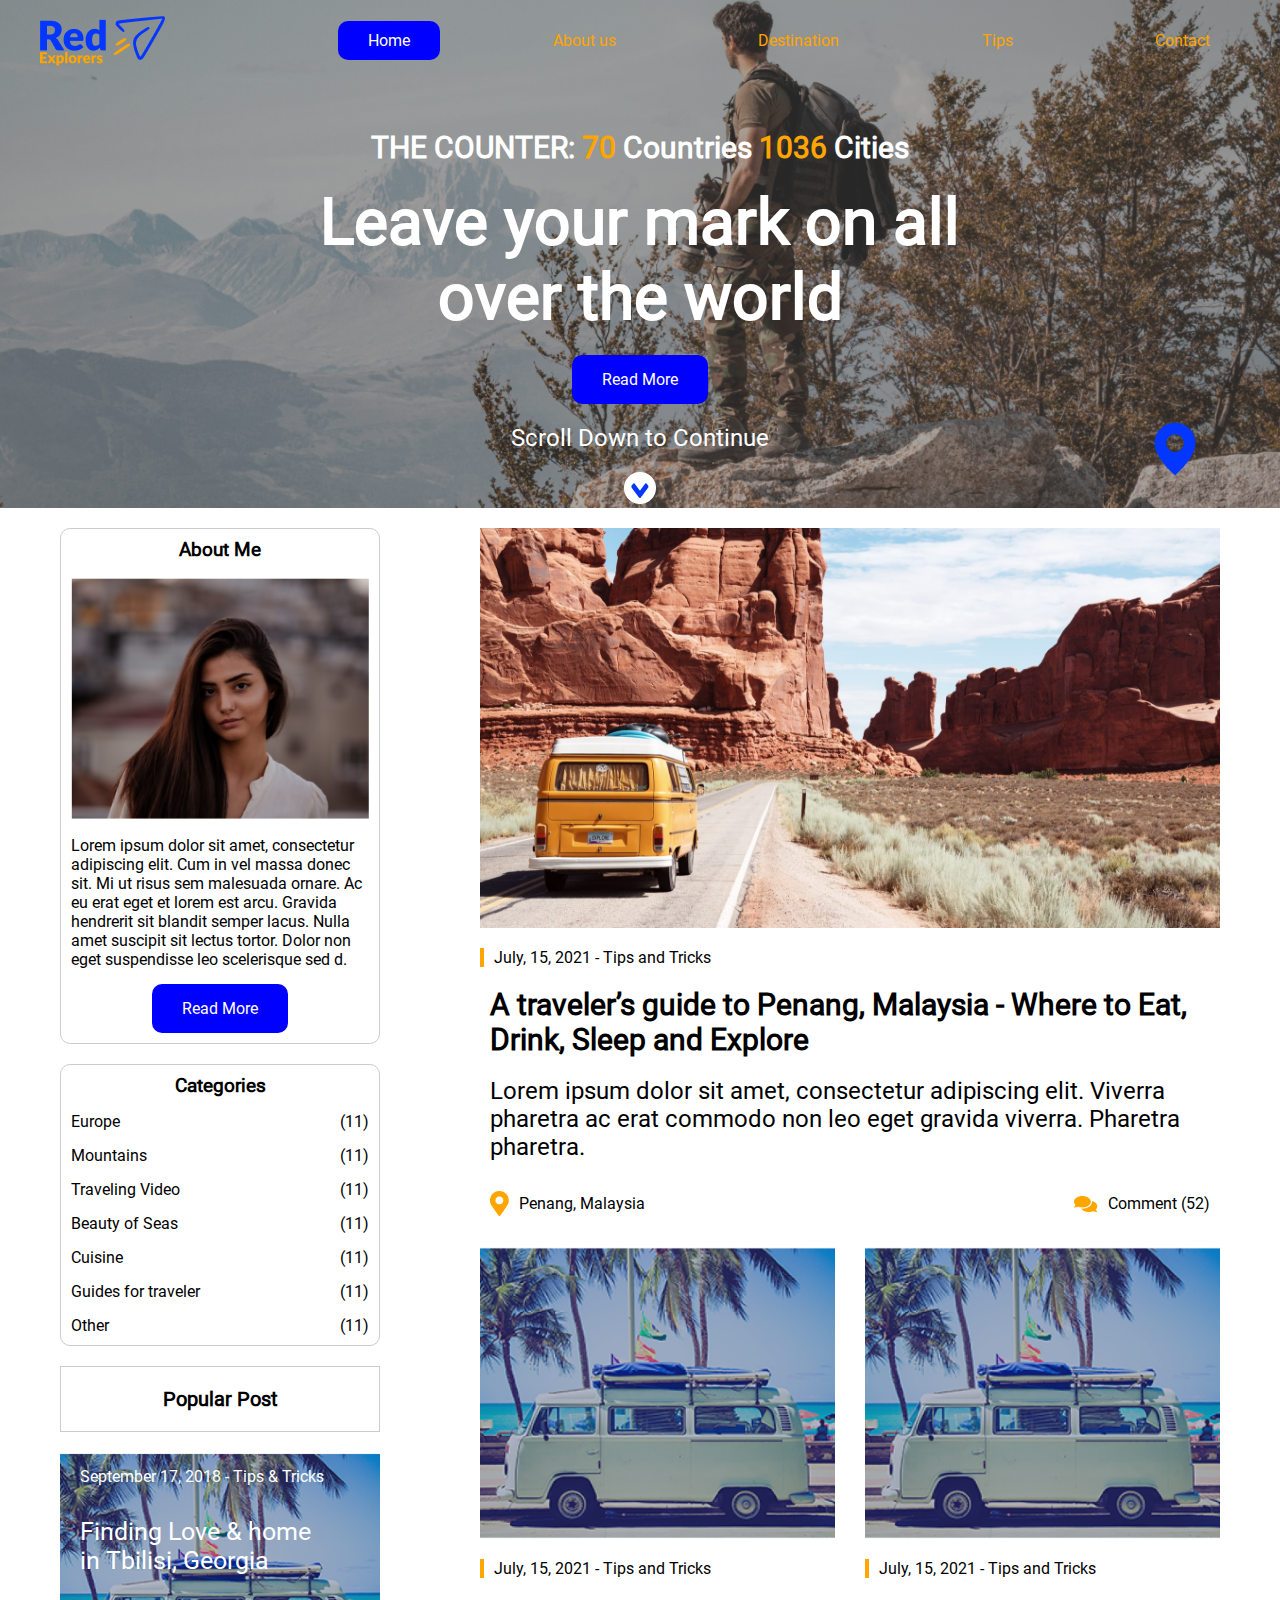
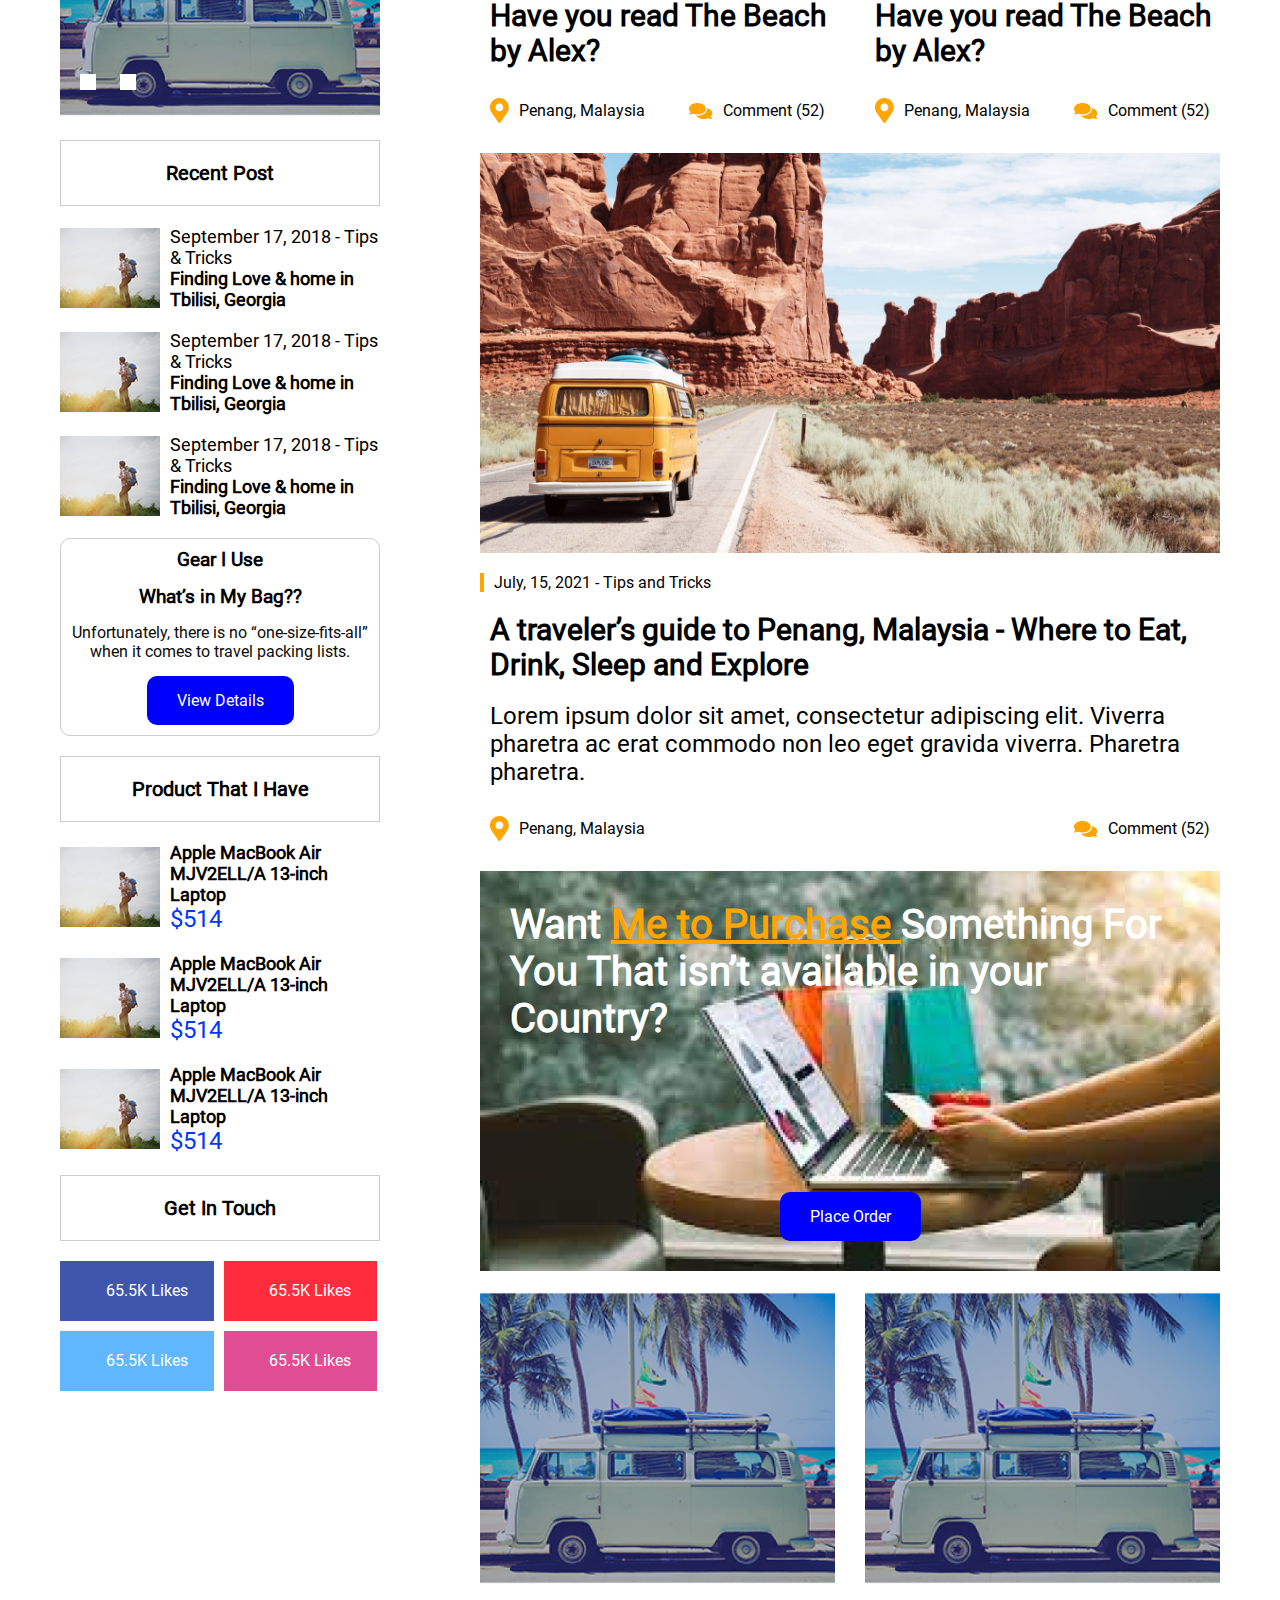
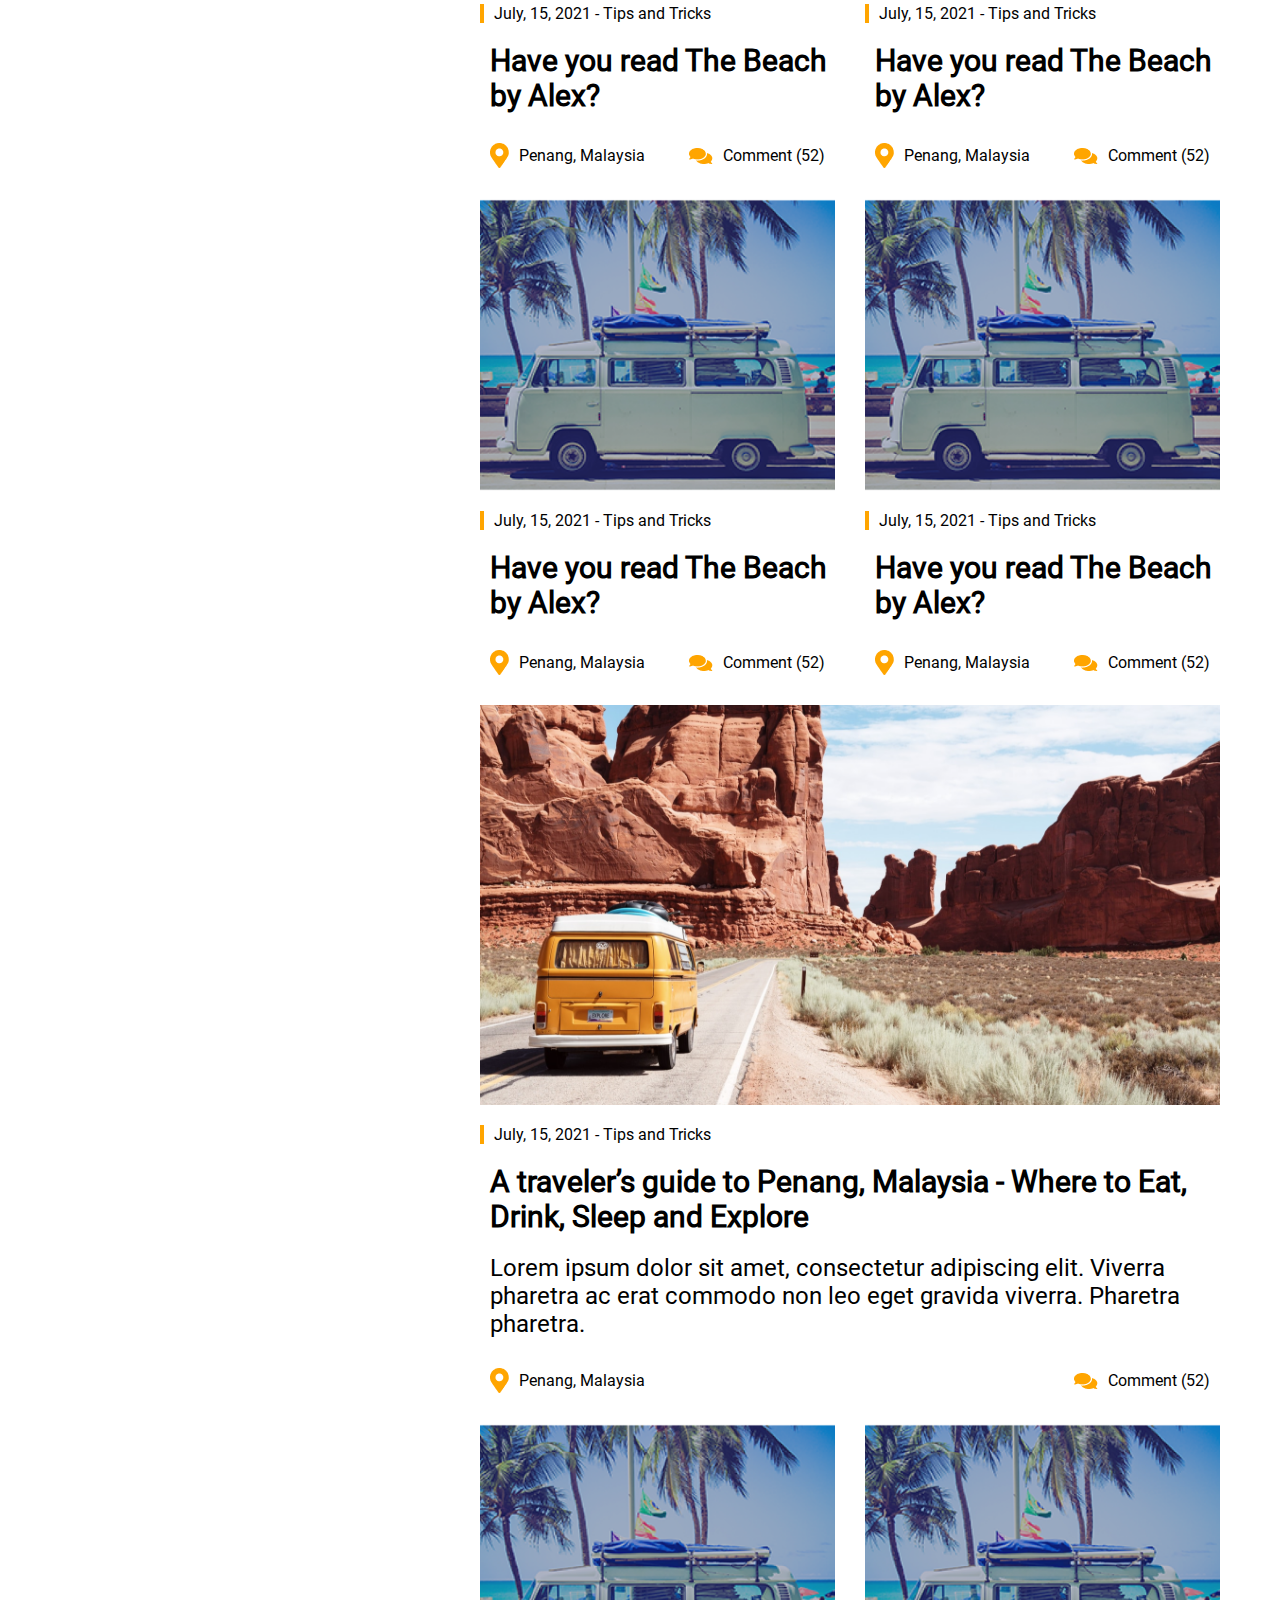
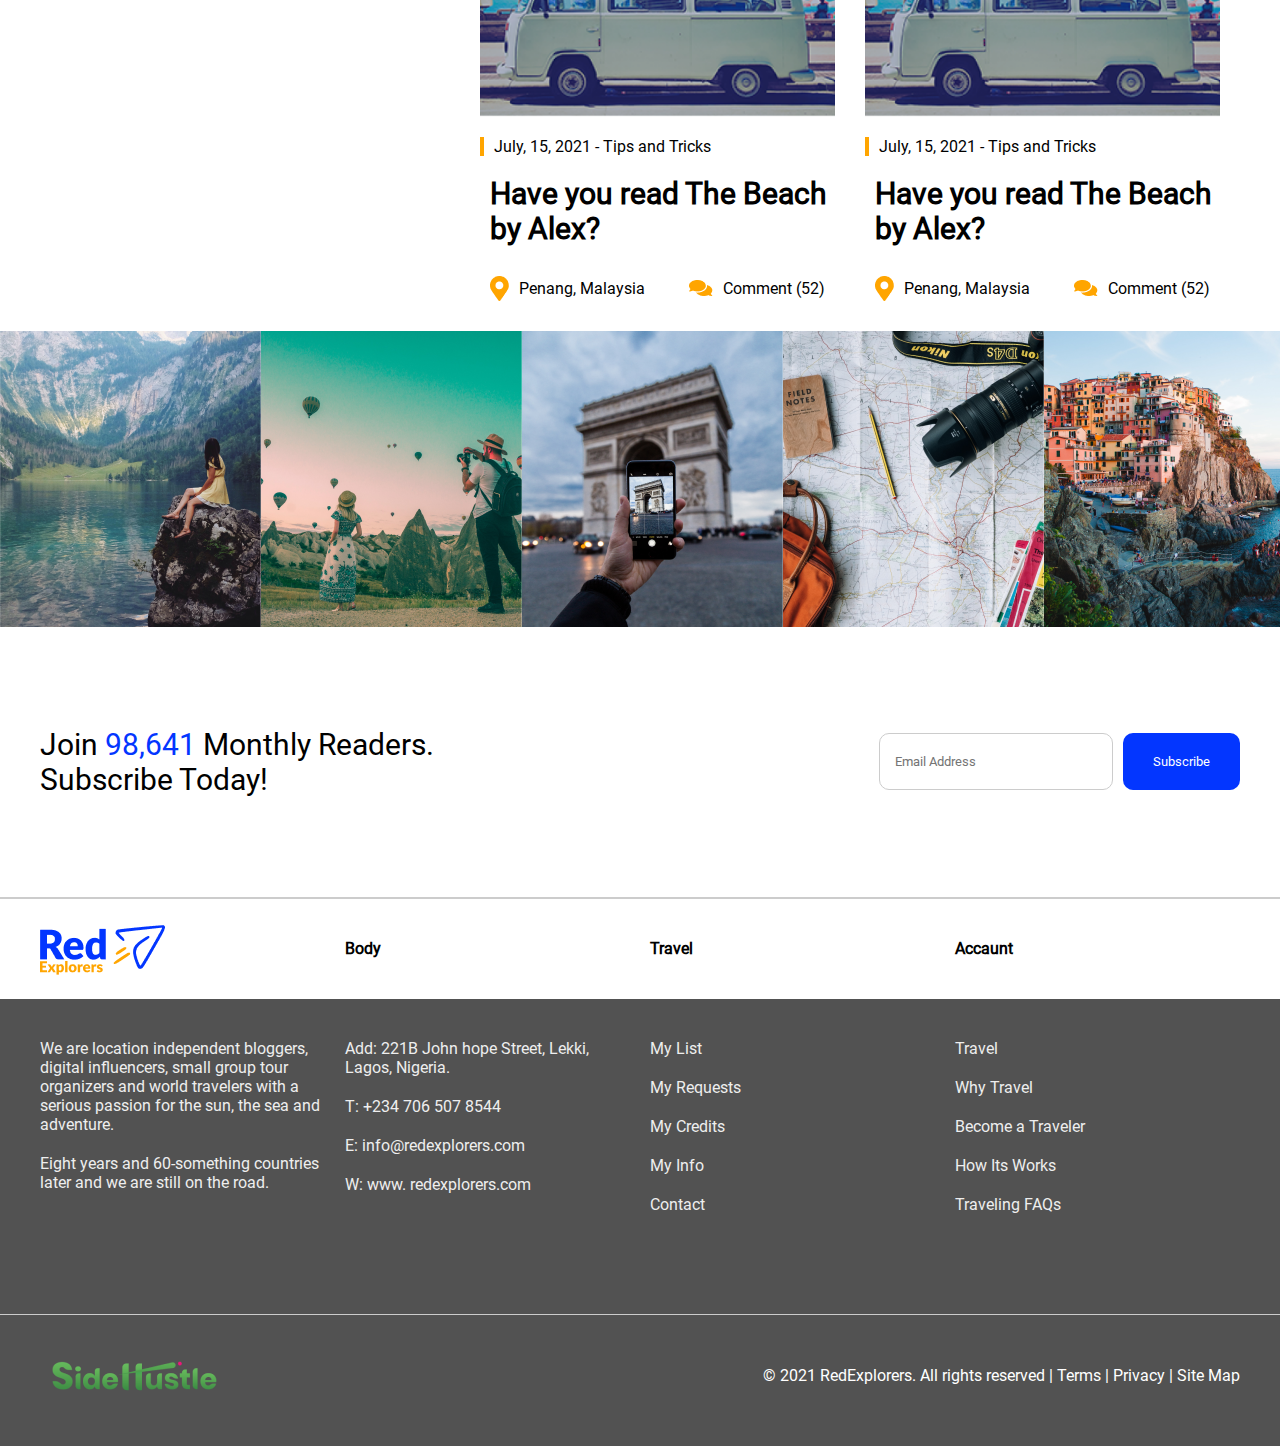
<file: index.html>
<!DOCTYPE html>
<html lang="en">

<head>
    <meta charset="UTF-8">
    <meta name="viewport" content="width=device-width, initial-scale=1.0">
    <title>Travelling Blog</title>
     
    <!-- style.css -->
    <link rel="stylesheet" href="./assets/css/style.css">
    <!-- mediaquery -->
    <link rel="stylesheet" href="./assets/css/mediaquery.css">
    <!-- font-awesome -->
    <link rel="stylesheet" href="https://cdnjs.cloudflare.com/ajax/libs/font-awesome/6.4.2/css/all.min.css"
        integrity="sha512-z3gLpd7yknf1YoNbCzqRKc4qyor8gaKU1qmn+CShxbuBusANI9QpRohGBreCFkKxLhei6S9CQXFEbbKuqLg0DA=="
        crossorigin="anonymous" referrerpolicy="no-referrer" />
</head>

<body>
    <header>
        <div class="container">
            <div class="header-content">
                <div class="header-navigation">
                    <div class="header-logo">
                        <a href="./index.html">
                            <img src="./assets/img/Logo.png" alt="logo">
                        </a>
                    </div>
                    <nav class="header-menu">
                        <ul>
                            <li><a href="./index.html" class="active">Home</a></li>
                            <li><a href="./aboutUs.html">About us</a></li>
                            <li><a href="./destination.html">Destination</a></li>
                            <li><a href="./tips.html">Tips</a></li>
                            <li><a href="./contact.html">Contact</a></li>
                        </ul>
                    </nav>
                    <div class="mobile-menu-icon">
                        <i class="fa-solid fa-bars"></i>
                    </div>
                </div>
                <div class="welcome-text">
                    <h2>THE COUNTER: <span>70</span> Countries <span> 1036</span> Cities </h2>
                    <h1>Leave your mark on all
                        over the world </h1>
                    <a href="#" class="read-more-btn">Read More</a>
                    <p>Scroll Down to Continue</p>
                    <a class="bottom-arrow-btn" href="#footer">
                        <img src="./assets/icons/bottom-arrow.png" alt="icon">
                    </a>
                    <div class="fixed-location-icon">
                        <img src="./assets/icons/location.png" alt="icon">
                    </div>
                </div>
            </div>
        </div>

    </header>
    <div class="container">
        <main>
            <div class="left-section">
                <div class="about-me-card">
                    <h3>About Me</h3>
                    <div class="about-me-card-img">
                        <img src="./assets/img/Rectangle 33.png" alt="img">
                    </div>
                    <p>Lorem ipsum dolor sit amet, consectetur adipiscing elit. Cum in vel massa donec sit. Mi ut risus
                        sem
                        malesuada ornare. Ac eu erat eget et lorem est arcu. Gravida hendrerit sit blandit semper lacus.
                        Nulla amet suscipit sit lectus tortor. Dolor non eget suspendisse leo scelerisque sed d.</p>
                    <a href="#" class="read-more-btn">Read More</a>
                </div>
                <div class="category-card">
                    <h3>Categories</h3>
                    <div class="category-item">
                        <span>Europe</span>
                        <span>(11)</span>
                    </div>
                    <div class="category-item">
                        <span>Mountains</span>
                        <span>(11)</span>
                    </div>
                    <div class="category-item">
                        <span>Traveling Video</span>
                        <span>(11)</span>
                    </div>
                    <div class="category-item">
                        <span>Beauty of Seas</span>
                        <span>(11)</span>
                    </div>
                    <div class="category-item">
                        <span>Cuisine</span>
                        <span>(11)</span>
                    </div>
                    <div class="category-item">
                        <span>Guides for traveler</span>
                        <span>(11)</span>
                    </div>
                    <div class="category-item">
                        <span>Other</span>
                        <span>(11)</span>
                    </div>
                </div>
                <a href="#" class="popular-post">Popular Post</a>
                <div class="tips-carousel">
                    <img src="./assets/img/bus.png" alt="img">
                    <span class="date">September 17, 2018 - Tips & Tricks
                    </span>
                    <span class="title">Finding Love & home in Tbilisi, Georgia</span>
                    <i class="fa-solid fa-angle-left"></i>
                    <i class="fa-solid fa-angle-right"></i>
                </div>
                <a href="#" class="recent-post">Recent Post</a>
                <div class="tips-blog">
                    <div class="tips-blog-item">
                        <img src="./assets/img/card.png" alt="img">
                        <div class="description">
                            <span class="date">
                                September 17, 2018 - Tips & Tricks
                            </span>
                            <span class="title">Finding Love & home in Tbilisi, Georgia</span>
                        </div>
                    </div>
                    <div class="tips-blog-item">
                        <img src="./assets/img/card.png" alt="img">
                        <div class="description">
                            <span class="date">
                                September 17, 2018 - Tips & Tricks
                            </span>
                            <span class="title">Finding Love & home in Tbilisi, Georgia</span>
                        </div>
                    </div>
                    <div class="tips-blog-item">
                        <img src="./assets/img/card.png" alt="img">
                        <div class="description">
                            <span class="date">
                                September 17, 2018 - Tips & Tricks
                            </span>
                            <span class="title">Finding Love & home in Tbilisi, Georgia</span>
                        </div>
                    </div>
                </div>
                <div class="details-card">
                    <h3>Gear I Use</h3>
                    <h3>What’s in My Bag??</h3>
                    <p>Unfortunately, there is no “one-size-fits-all” when it comes to travel packing lists.</p>
                    <a href="#" class="read-more-btn">View Details</a>
                </div>
                <a href="#" class="product-post">Product That I Have</a>
                <div class="tips-blog">
                    <div class="tips-blog-item">
                        <img src="./assets/img/card.png" alt="img">
                        <div class="description">
                            <span class="product-name">
                                Apple MacBook Air MJV2ELL/A 13-inch Laptop
                            </span>
                            <span class="prize">$514</span>
                        </div>
                    </div>
                    <div class="tips-blog-item">
                        <img src="./assets/img/card.png" alt="img">
                        <div class="description">
                            <span class="product-name">
                                Apple MacBook Air MJV2ELL/A 13-inch Laptop
                            </span>
                            <span class="prize">$514</span>
                        </div>
                    </div>
                    <div class="tips-blog-item">
                        <img src="./assets/img/card.png" alt="img">
                        <div class="description">
                            <span class="product-name">
                                Apple MacBook Air MJV2ELL/A 13-inch Laptop
                            </span>
                            <span class="prize">$514</span>
                        </div>
                    </div>
                </div>
                <a href="#" class="touch-post">Get In Touch</a>
                <div class="socials">
                    <a class="social-item fb-item  ">
                        <i class="fa-brands fa-facebook-f"></i>
                        <span>65.5K
                            Likes</span>
                    </a>
                    <a class="social-item ytb-item  ">
                        <i class="fa-brands fa-youtube"></i>
                        <span>65.5K
                            Likes</span>
                    </a>
                    <a class="social-item tw-item  ">
                        <i class="fa-brands fa-twitter"></i>
                        <span>65.5K
                            Likes</span>
                    </a>
                    <a class="social-item insta-item  ">
                        <i class="fa-brands fa-instagram"></i>
                        <span>65.5K
                            Likes</span>
                    </a>
                </div>
            </div>
            <div class="right-section">
                <div class="right-section-blog-card">
                    <img src="./assets/img/Rectangle 180.png" alt="img">
                    <span class="blog-card-date">July, 15, 2021 - Tips and Tricks </span>
                    <h4>A traveler’s guide to Penang, Malaysia - Where to
                        Eat, Drink, Sleep and Explore </h4>
                    <p>Lorem ipsum dolor sit amet, consectetur adipiscing elit. Viverra pharetra ac erat commodo non leo
                        eget gravida viverra. Pharetra pharetra.</p>
                    <div class="blog-card-links-group">
                        <span><img src="./assets/img/location1.png" alt="icon">Penang, Malaysia </span>
                        <span><img src="./assets/img/comment.png" alt="icon">Comment (52)</span>
                    </div>
                </div>
                <div class="right-section-little-blog-parents">
                    <div class="right-section-little-blog">
                        <img src="./assets/img/bus.png" alt="img">
                        <span class="blog-card-date">July, 15, 2021 - Tips and Tricks </span>
                        <h4>Have you read The Beach by Alex?</h4>
                        <div class="blog-card-links-group">
                            <span><img src="./assets/img/location1.png" alt="icon">Penang, Malaysia </span>
                            <span><img src="./assets/img/comment.png" alt="icon">Comment (52)</span>
                        </div>
                    </div>
                    <div class="right-section-little-blog">
                        <img src="./assets/img/bus.png" alt="img">
                        <span class="blog-card-date">July, 15, 2021 - Tips and Tricks </span>
                        <h4>Have you read The Beach by Alex?</h4>
                        <div class="blog-card-links-group">
                            <span><img src="./assets/img/location1.png" alt="icon">Penang, Malaysia </span>
                            <span><img src="./assets/img/comment.png" alt="icon">Comment (52)</span>
                        </div>
                    </div>
                </div>
                <div class="right-section-blog-card">
                    <img src="./assets/img/Rectangle 180.png" alt="img">
                    <span class="blog-card-date">July, 15, 2021 - Tips and Tricks </span>
                    <h4>A traveler’s guide to Penang, Malaysia - Where to
                        Eat, Drink, Sleep and Explore </h4>
                    <p>Lorem ipsum dolor sit amet, consectetur adipiscing elit. Viverra pharetra ac erat commodo non leo
                        eget gravida viverra. Pharetra pharetra.</p>
                    <div class="blog-card-links-group">
                        <span><img src="./assets/img/location1.png" alt="icon">Penang, Malaysia </span>
                        <span><img src="./assets/img/comment.png" alt="icon">Comment (52)</span>
                    </div>
                </div>
                <div class="place-order">
                    <h2>Want <span>Me to Purchase </span> Something For You That isn’t available in your Country?</h2>
                    <a href="#" class="read-more-btn">Place Order</a>
                </div>
                <div class="right-section-little-blog-parents">
                    <div class="right-section-little-blog">
                        <img src="./assets/img/bus.png" alt="img">
                        <span class="blog-card-date">July, 15, 2021 - Tips and Tricks </span>
                        <h4>Have you read The Beach by Alex?</h4>
                        <div class="blog-card-links-group">
                            <span><img src="./assets/img/location1.png" alt="icon">Penang, Malaysia </span>
                            <span><img src="./assets/img/comment.png" alt="icon">Comment (52)</span>
                        </div>
                    </div>
                    <div class="right-section-little-blog">
                        <img src="./assets/img/bus.png" alt="img">
                        <span class="blog-card-date">July, 15, 2021 - Tips and Tricks </span>
                        <h4>Have you read The Beach by Alex?</h4>
                        <div class="blog-card-links-group">
                            <span><img src="./assets/img/location1.png" alt="icon">Penang, Malaysia </span>
                            <span><img src="./assets/img/comment.png" alt="icon">Comment (52)</span>
                        </div>
                    </div>
                </div>
                <div class="right-section-little-blog-parents">
                    <div class="right-section-little-blog">
                        <img src="./assets/img/bus.png" alt="img">
                        <span class="blog-card-date">July, 15, 2021 - Tips and Tricks </span>
                        <h4>Have you read The Beach by Alex?</h4>
                        <div class="blog-card-links-group">
                            <span><img src="./assets/img/location1.png" alt="icon">Penang, Malaysia </span>
                            <span><img src="./assets/img/comment.png" alt="icon">Comment (52)</span>
                        </div>
                    </div>
                    <div class="right-section-little-blog">
                        <img src="./assets/img/bus.png" alt="img">
                        <span class="blog-card-date">July, 15, 2021 - Tips and Tricks </span>
                        <h4>Have you read The Beach by Alex?</h4>
                        <div class="blog-card-links-group">
                            <span><img src="./assets/img/location1.png" alt="icon">Penang, Malaysia </span>
                            <span><img src="./assets/img/comment.png" alt="icon">Comment (52)</span>
                        </div>
                    </div>
                </div>
                <div class="right-section-blog-card">
                    <img src="./assets/img/Rectangle 180.png" alt="img">
                    <span class="blog-card-date">July, 15, 2021 - Tips and Tricks </span>
                    <h4>A traveler’s guide to Penang, Malaysia - Where to
                        Eat, Drink, Sleep and Explore </h4>
                    <p>Lorem ipsum dolor sit amet, consectetur adipiscing elit. Viverra pharetra ac erat commodo non leo
                        eget gravida viverra. Pharetra pharetra.</p>
                    <div class="blog-card-links-group">
                        <span><img src="./assets/img/location1.png" alt="icon">Penang, Malaysia </span>
                        <span><img src="./assets/img/comment.png" alt="icon">Comment (52)</span>
                    </div>
                </div>
                <div class="right-section-little-blog-parents">
                    <div class="right-section-little-blog">
                        <img src="./assets/img/bus.png" alt="img">
                        <span class="blog-card-date">July, 15, 2021 - Tips and Tricks </span>
                        <h4>Have you read The Beach by Alex?</h4>
                        <div class="blog-card-links-group">
                            <span><img src="./assets/img/location1.png" alt="icon">Penang, Malaysia </span>
                            <span><img src="./assets/img/comment.png" alt="icon">Comment (52)</span>
                        </div>
                    </div>
                    <div class="right-section-little-blog">
                        <img src="./assets/img/bus.png" alt="img">
                        <span class="blog-card-date">July, 15, 2021 - Tips and Tricks </span>
                        <h4>Have you read The Beach by Alex?</h4>
                        <div class="blog-card-links-group">
                            <span><img src="./assets/img/location1.png" alt="icon">Penang, Malaysia </span>
                            <span><img src="./assets/img/comment.png" alt="icon">Comment (52)</span>
                        </div>
                    </div>
                </div>
            </div>
        </main>
    </div>
    
  
	
       
            <div class="slider-container">
                <div class="slider">
                    <img  src="./assets/img/3VTZloIMFP0.png" alt="img">
                    <img  src="./assets/img/miKmVyq3qhE.png" alt="img">
                    <img  src="./assets/img/O0zLR_lVt8I.png" alt="img">
                    <img  src="./assets/img/qyAka7W5uMY.png" alt="img">
                    <img  src="./assets/img/rknrvCrfS1k.png" alt="img">
                    <img  src="./assets/img/O0zLR_lVt8I.png" alt="img">
                    <img  src="./assets/img/miKmVyq3qhE.png" alt="img">
                    <img  src="./assets/img/O0zLR_lVt8I.png" alt="img">
                    <img  src="./assets/img/qyAka7W5uMY.png" alt="img">
                    <img  src="./assets/img/rknrvCrfS1k.png" alt="img">
                    <img  src="./assets/img/rknrvCrfS1k.png" alt="img">
                    <img  src="./assets/img/O0zLR_lVt8I.png" alt="img">
                    <img  src="./assets/img/miKmVyq3qhE.png" alt="img">
                    <img  src="./assets/img/O0zLR_lVt8I.png" alt="img">
                    <img  src="./assets/img/qyAka7W5uMY.png" alt="img">
                    <img  src="./assets/img/rknrvCrfS1k.png" alt="img">
                </div>
            </div>
       
   
    



    <div class="container">
        <div class="input-subcribe">
            <p class="subcribe-text">
                Join <span>98,641</span> Monthly Readers. Subscribe Today!
            </p>
            <form class="input-group">
                <input type="email" name="email" placeholder="Email Address">
                <button>Subscribe</button>
            </form>
        </div>
    </div>


    <footer id="footer">


        <div class="top-footer">
            <div class="container">
                <div class="top-footer-content">
                    <a href="./index.html"><img src="./assets/img/Logo.png" alt="logo"></a>
                    <a href="#" class="footer-item-body">Body</a>
                    <a href="#" class="footer-item-travel">Travel</a>
                    <a href="#" class="footer-item-account">Accaunt</a>
                </div>
            </div>


        </div>
        <div class="main-footer">
            <div class="container">
                <div class="main-footer-content">
                    <div class="footer-item">
                        <p>We are location independent bloggers, digital influencers, small group tour organizers and
                            world travelers with a serious passion for the sun, the sea and adventure. </p>
                        <p>Eight years and 60-something countries later and we are still on the road.</p>

                    </div>
                    <div class="footer-item footer-item-body">
                        <p>Add: 221B John hope 
                            Street, Lekki, Lagos,
                            Nigeria.</p>
                            <a href="tel:+2347065078544">T: +234 706 507 8544</a>
                            <a href="mailto:info@redexplorers.com">E: info@redexplorers.com</a>
                            <a href="mailto:www.redexplorers.com">W: www. redexplorers.com</a>
                    </div>
                    <div class="footer-item footer-item-travel">
                        <ul>
                            <li><a href="#">My List</a></li>
                            <li><a href="#">My Requests</a></li>
                            <li><a href="#">My Credits</a></li>
                            <li><a href="#">My Info</a></li>
                            <li><a href="./contact.html">Contact</a></li>
                        </ul>
                    </div>
                    <div class="footer-item">
                        <ul>
                            <li><a href="#">Travel</a></li>
                            <li><a href="#">Why Travel</a></li>
                            <li><a href="#">Become a Traveler</a></li>
                            <li><a href="#">How Its Works</a></li>
                            <li><a href="#">Traveling FAQs</a></li>
                        </ul>
                    </div>
                </div>
            </div>
        </div>
        <div class="bottom-footer">
            <div class="container">
                <div class="bottom-footer-content">
                    <img src="./assets/img/footer-logo.png" alt="logo">
                    <div class="social-group">
                        <a href="https://www.facebook.com">
                            <i class="fa-brands fa-facebook"></i>
                        </a>
                        <a href="https://www.twitter.com">
                            <i class="fa-brands fa-twitter"></i>
                        </a>
                        <a href="https://www.google.com">
                            <i class="fa-brands fa-google-plus-g"></i>
                        </a>
                        <a href="https://www.linkedin.com">
                            <i class="fa-brands fa-linkedin"></i>
                        </a>
                    </div>
                    <p>© 2021 RedExplorers. All rights reserved   |   Terms   |   Privacy   |   Site Map</p>
                </div>
            </div>
        </div>


    </footer>
</body>

</html>
</file>
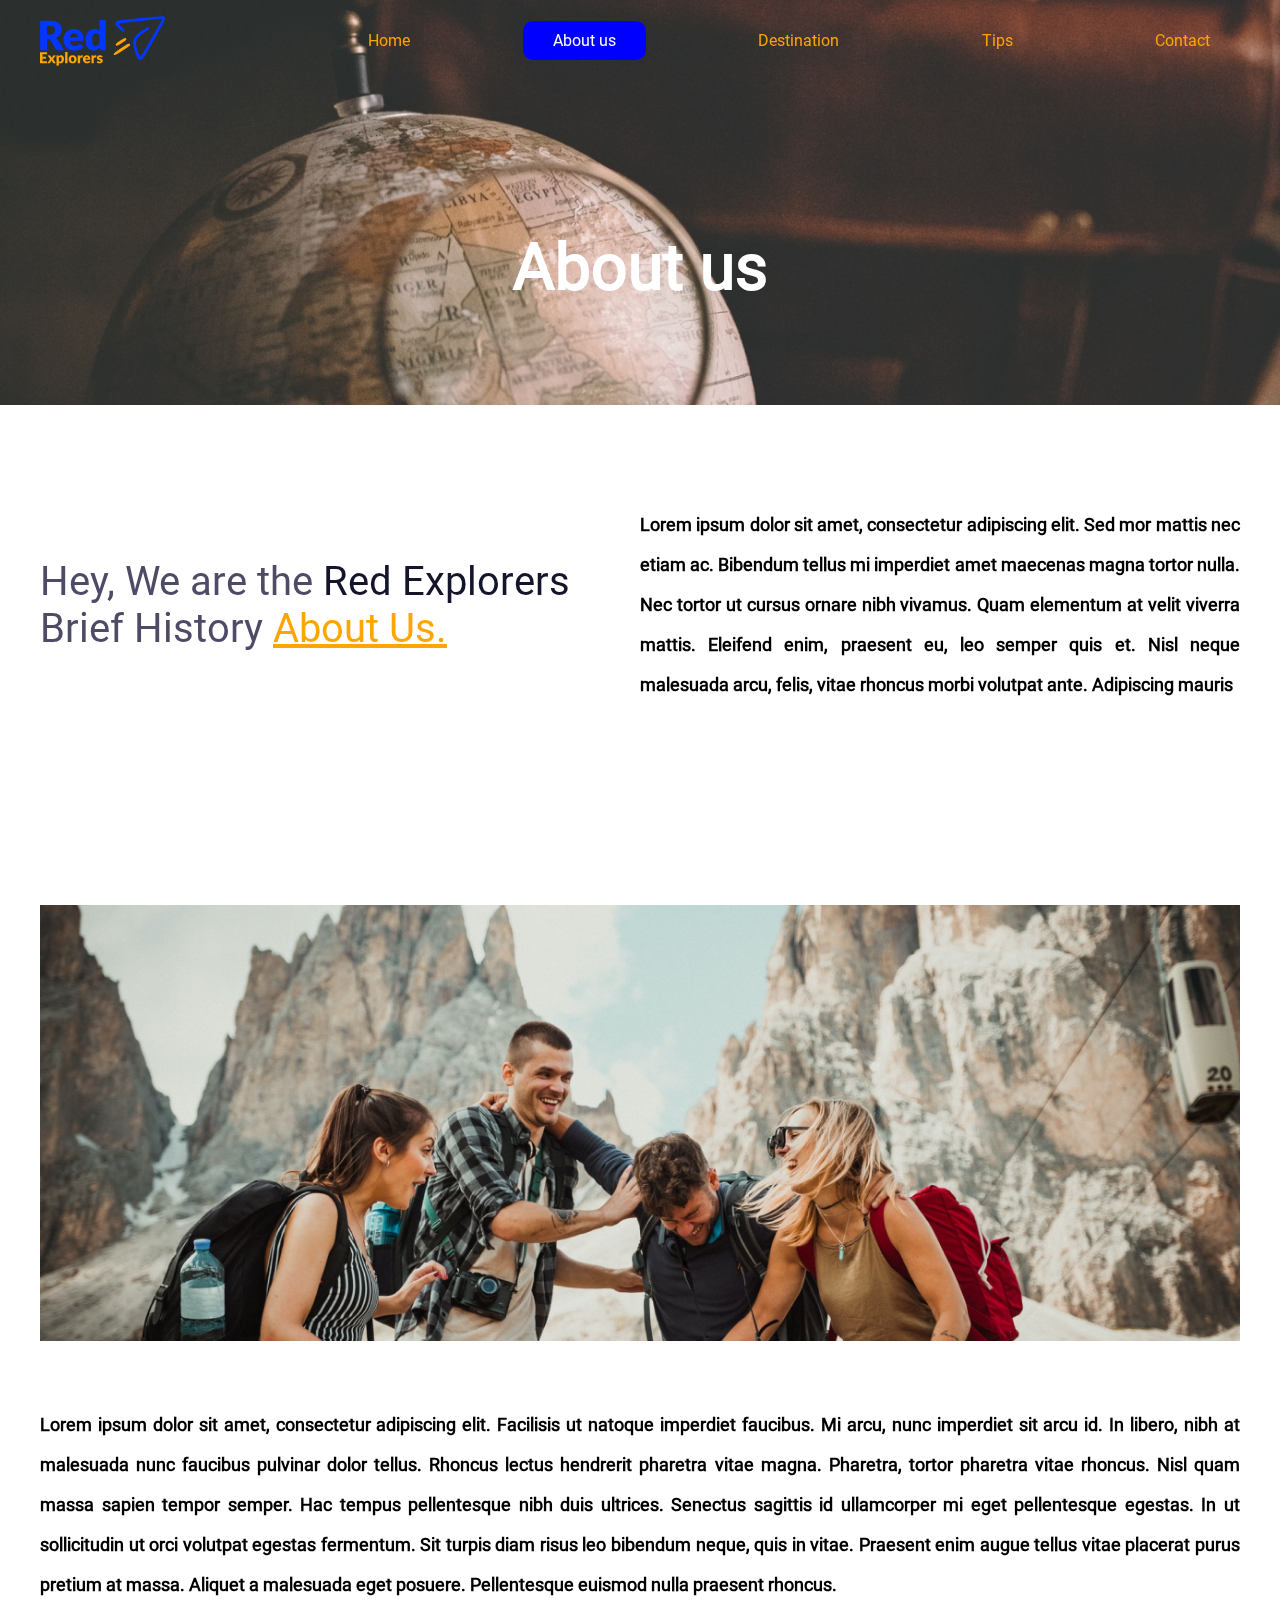
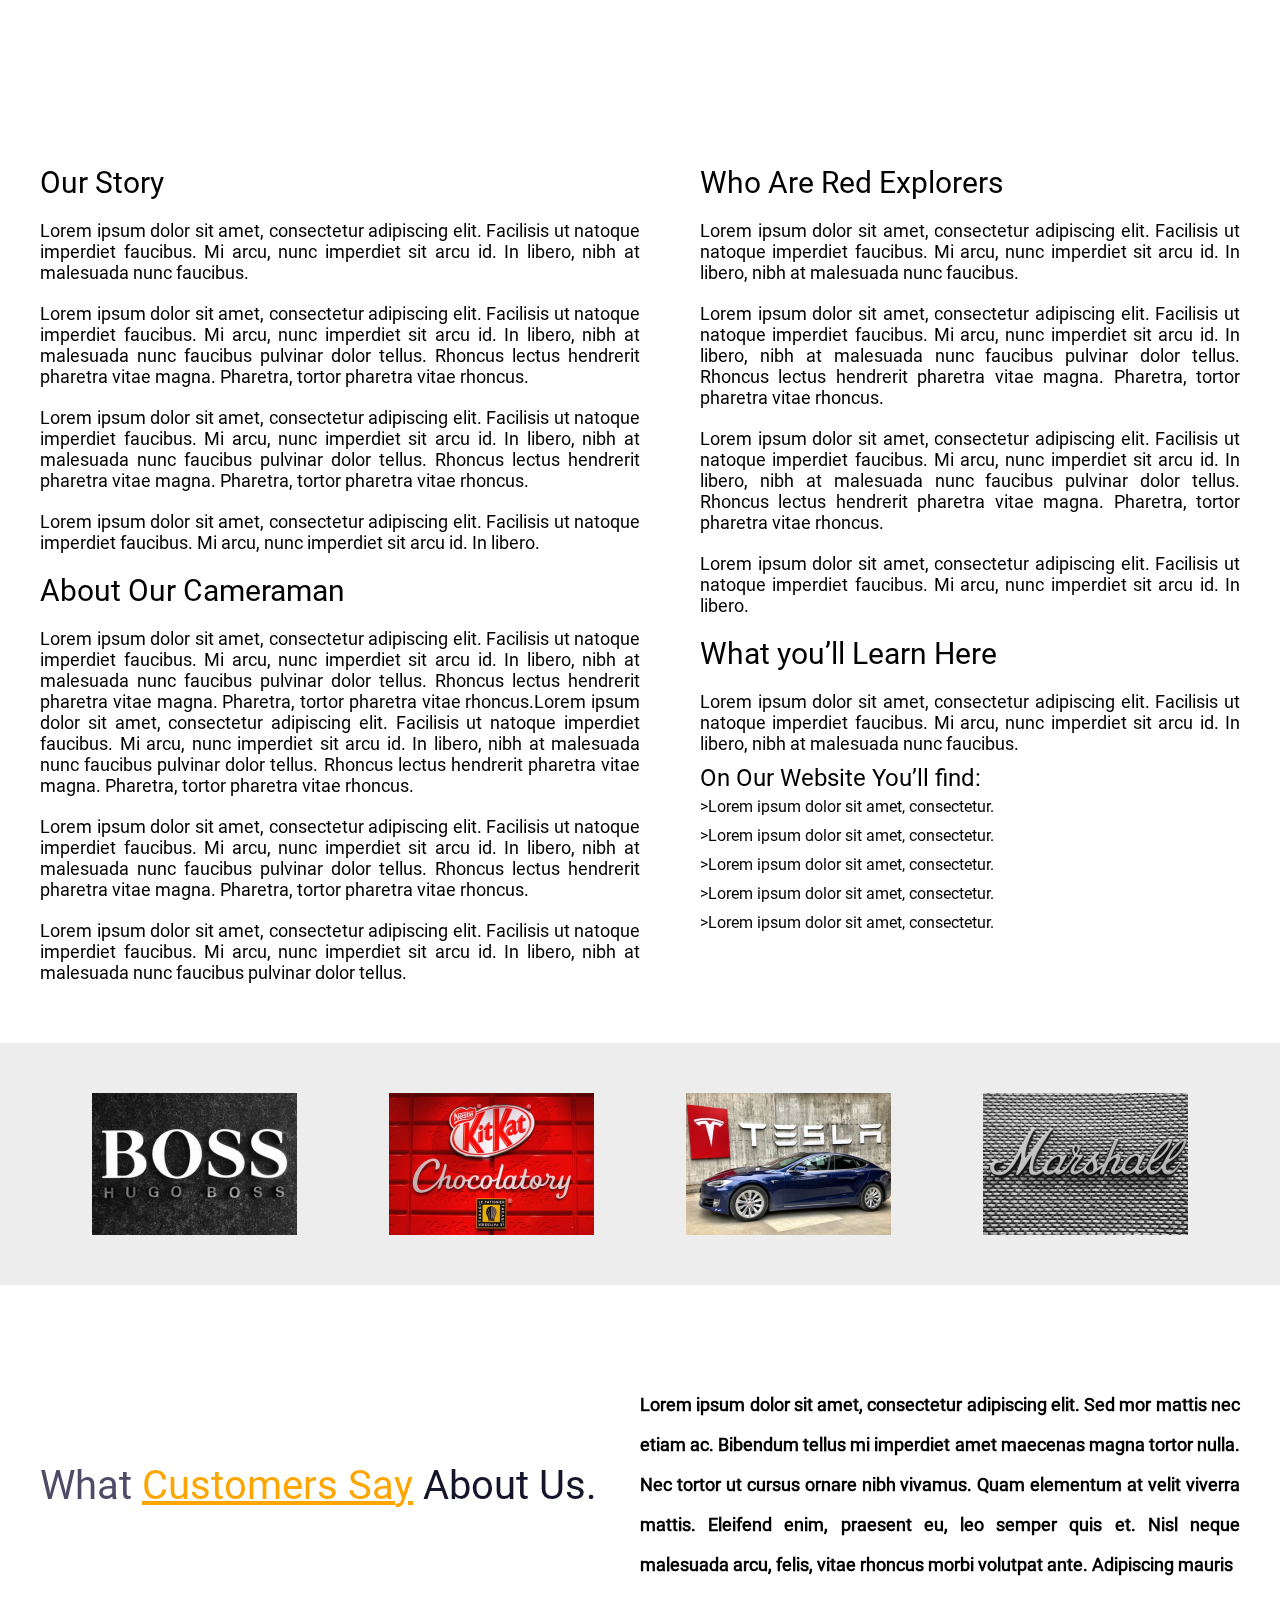
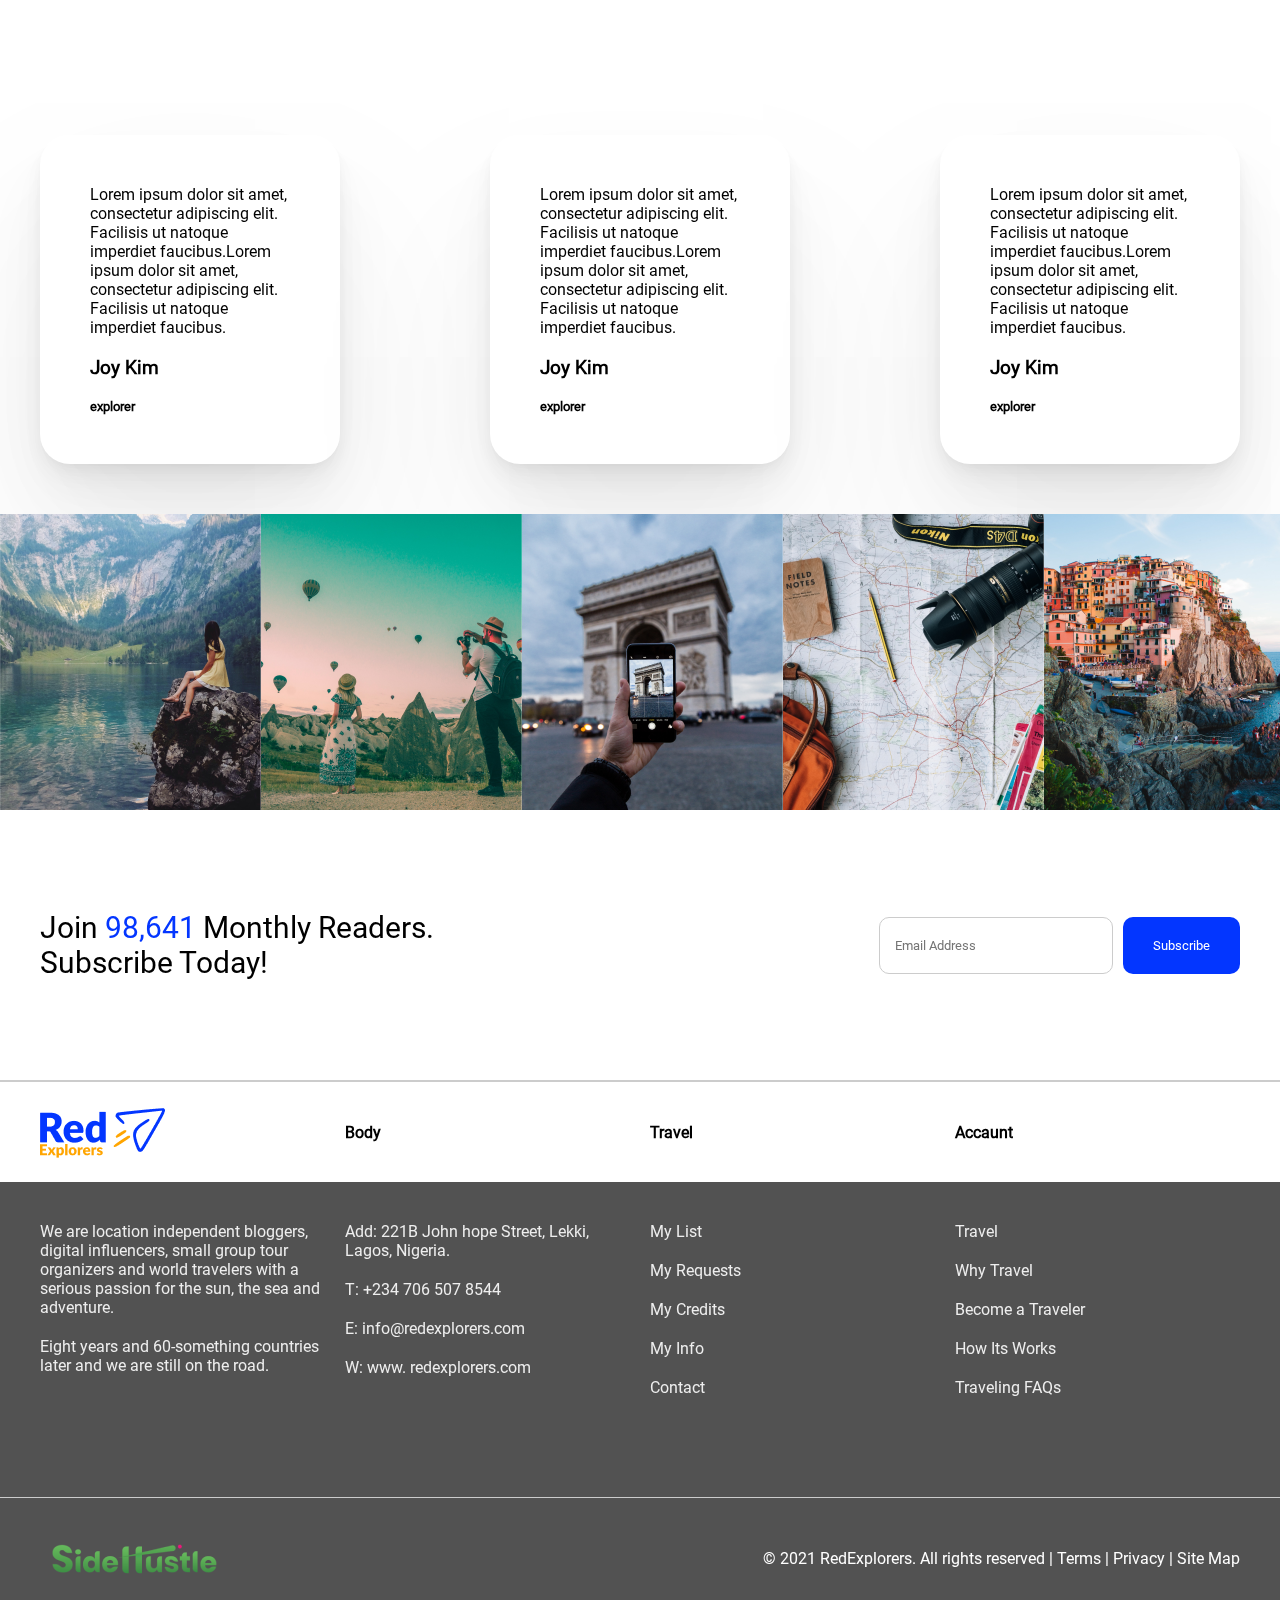
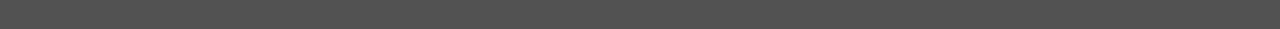
<file: aboutUs.html>
<!DOCTYPE html>
<html lang="en">
<head>
    <meta charset="UTF-8">
    <meta name="viewport" content="width=device-width, initial-scale=1.0">
    <title>Travelling Blog</title>
    <!-- style.css -->
    <link rel="stylesheet" href="./assets/css/style.css">
    <!-- about.css -->
    <link rel="stylesheet" href="./assets/css/about.css">
    <!-- font-awesome -->
    <link rel="stylesheet" href="https://cdnjs.cloudflare.com/ajax/libs/font-awesome/6.4.2/css/all.min.css"
        integrity="sha512-z3gLpd7yknf1YoNbCzqRKc4qyor8gaKU1qmn+CShxbuBusANI9QpRohGBreCFkKxLhei6S9CQXFEbbKuqLg0DA=="
        crossorigin="anonymous" referrerpolicy="no-referrer" />
    
</head>
<body>
    <header>
        <div class="container">
            <div class="header-content">
                <div class="header-navigation">
                    <div class="header-logo">
                        <a href="./index.html">
                            <img src="./assets/img/Logo.png" alt="logo">
                        </a>
                    </div>
                    <nav class="header-menu">
                        <ul>
                            <li><a href="./index.html" >Home</a></li>
                            <li><a href="./aboutUs.html" class="active">About us</a></li>
                            <li><a href="./destination.html">Destination</a></li>
                            <li><a href="./tips.html">Tips</a></li>
                            <li><a href="./contact.html">Contact</a></li>
                        </ul>
                    </nav>
                </div>
                <div class="welcome-word">
                    About us
                </div>
            </div>
        </div>

    </header>
    <div class="container">
        <div class="about-us">
            <p>Hey, We are the <span>Red Explorers</span>
                Brief History <a href="./aboutUs.html">About Us.</a> </p>
            <p>Lorem ipsum dolor sit amet, consectetur adipiscing elit. Sed mor mattis nec etiam ac. Bibendum tellus mi imperdiet amet maecenas magna tortor nulla. Nec tortor ut cursus ornare nibh vivamus. Quam elementum at velit viverra mattis.
                Eleifend enim, praesent eu, leo semper quis et. Nisl neque malesuada arcu, felis, vitae rhoncus morbi volutpat ante. Adipiscing mauris </p>
        </div>
        <div class="about-information">
            <div class="information-img">
                <img src="./assets/img/aboutUsTextImg.png" alt="img">
            </div>
            <p>Lorem ipsum dolor sit amet, consectetur adipiscing elit. Facilisis ut natoque imperdiet faucibus. Mi arcu, nunc imperdiet sit arcu id. In libero, nibh at malesuada nunc faucibus pulvinar dolor tellus. Rhoncus lectus hendrerit pharetra vitae magna. Pharetra, tortor pharetra vitae rhoncus. Nisl quam massa sapien tempor semper. Hac tempus pellentesque nibh duis ultrices. Senectus sagittis id ullamcorper mi eget pellentesque egestas. In ut sollicitudin ut orci volutpat egestas fermentum. Sit turpis diam risus leo bibendum neque, quis in vitae. 
                Praesent enim augue tellus vitae placerat purus pretium at massa. Aliquet a malesuada eget posuere. Pellentesque euismod nulla praesent rhoncus.</p>
        </div>
        <div class="text-content">
            <div class="text-content-left">
                <h2>Our Story</h2>
                <p>Lorem ipsum dolor sit amet, consectetur adipiscing elit. Facilisis ut natoque imperdiet faucibus. Mi arcu, nunc imperdiet sit arcu id. In libero, nibh at malesuada nunc faucibus. </p>
                <p>Lorem ipsum dolor sit amet, consectetur adipiscing elit. Facilisis ut natoque imperdiet faucibus. Mi arcu, nunc imperdiet sit arcu id. In libero, nibh at malesuada nunc faucibus pulvinar dolor tellus. Rhoncus lectus hendrerit pharetra vitae magna. Pharetra, tortor pharetra vitae rhoncus.</p>
                <p>Lorem ipsum dolor sit amet, consectetur adipiscing elit. Facilisis ut natoque imperdiet faucibus. Mi arcu, nunc imperdiet sit arcu id. In libero, nibh at malesuada nunc faucibus pulvinar dolor tellus. Rhoncus lectus hendrerit pharetra vitae magna. Pharetra, tortor pharetra vitae rhoncus.</p>
                <p>Lorem ipsum dolor sit amet, consectetur adipiscing elit. Facilisis ut natoque imperdiet faucibus. Mi arcu, nunc imperdiet sit arcu id. In libero.</p>
                <h2>About Our Cameraman</h2>
                <p>Lorem ipsum dolor sit amet, consectetur adipiscing elit. Facilisis ut natoque imperdiet faucibus. Mi arcu, nunc imperdiet sit arcu id. In libero, nibh at malesuada nunc faucibus pulvinar dolor tellus. Rhoncus lectus hendrerit pharetra vitae magna. Pharetra, tortor pharetra vitae rhoncus.Lorem ipsum dolor sit amet, consectetur adipiscing elit. Facilisis ut natoque imperdiet faucibus. Mi arcu, nunc imperdiet sit arcu id. In libero, nibh at malesuada nunc faucibus pulvinar dolor tellus. Rhoncus lectus hendrerit pharetra vitae magna. Pharetra, tortor pharetra vitae rhoncus.</p>
                <p>Lorem ipsum dolor sit amet, consectetur adipiscing elit. Facilisis ut natoque imperdiet faucibus. Mi arcu, nunc imperdiet sit arcu id. In libero, nibh at malesuada nunc faucibus pulvinar dolor tellus. Rhoncus lectus hendrerit pharetra vitae magna. Pharetra, tortor pharetra vitae rhoncus.</p>
                <p>Lorem ipsum dolor sit amet, consectetur adipiscing elit. Facilisis ut natoque imperdiet faucibus. Mi arcu, nunc imperdiet sit arcu id. In libero, nibh at malesuada nunc faucibus pulvinar dolor tellus.</p>
            </div>
            <div class="text-content-right">
                <h2>Who Are Red Explorers</h2>
                <p>Lorem ipsum dolor sit amet, consectetur adipiscing elit. Facilisis ut natoque imperdiet faucibus. Mi arcu, nunc imperdiet sit arcu id. In libero, nibh at malesuada nunc faucibus. </p>
                <p>Lorem ipsum dolor sit amet, consectetur adipiscing elit. Facilisis ut natoque imperdiet faucibus. Mi arcu, nunc imperdiet sit arcu id. In libero, nibh at malesuada nunc faucibus pulvinar dolor tellus. Rhoncus lectus hendrerit pharetra vitae magna. Pharetra, tortor pharetra vitae rhoncus.</p>
                <p>Lorem ipsum dolor sit amet, consectetur adipiscing elit. Facilisis ut natoque imperdiet faucibus. Mi arcu, nunc imperdiet sit arcu id. In libero, nibh at malesuada nunc faucibus pulvinar dolor tellus. Rhoncus lectus hendrerit pharetra vitae magna. Pharetra, tortor pharetra vitae rhoncus.</p>
                <p>Lorem ipsum dolor sit amet, consectetur adipiscing elit. Facilisis ut natoque imperdiet faucibus. Mi arcu, nunc imperdiet sit arcu id. In libero.</p>
                <h2>What you’ll Learn Here</h2>
                <p>Lorem ipsum dolor sit amet, consectetur adipiscing elit. Facilisis ut natoque imperdiet faucibus. Mi arcu, nunc imperdiet sit arcu id. In libero, nibh at malesuada nunc faucibus. </p>
                <h3>On Our Website You’ll find:</h3>
               <ul>
                <li>Lorem ipsum dolor sit amet, consectetur.</li>
                <li>Lorem ipsum dolor sit amet, consectetur.</li>
                <li>Lorem ipsum dolor sit amet, consectetur.</li>
                <li>Lorem ipsum dolor sit amet, consectetur.</li>
                <li>Lorem ipsum dolor sit amet, consectetur.</li>
               </ul>
            </div>
        </div>
    </div>
    <div class="about-img">
        <img src="./assets/img/about-img.png" alt="img">
        <img src="./assets/img/about-img2.png" alt="img">
        <img src="./assets/img/about-img3.png" alt="img">
        <img src="./assets/img/about-img4.png" alt="img">
    </div>
    <div class="container">
        <div class="about-us">
            <p>What <a href="./aboutUs.html">Customers Say</a> <span>About Us.</span> </p>
            <p>Lorem ipsum dolor sit amet, consectetur adipiscing elit. Sed mor mattis nec etiam ac. Bibendum tellus mi imperdiet amet maecenas magna tortor nulla. Nec tortor ut cursus ornare nibh vivamus. Quam elementum at velit viverra mattis.
                Eleifend enim, praesent eu, leo semper quis et. Nisl neque malesuada arcu, felis, vitae rhoncus morbi volutpat ante. Adipiscing mauris </p>
        </div>
        <div class="about-cards">
            <div class="about-card-item">
                <p>Lorem ipsum dolor sit amet, consectetur adipiscing elit. Facilisis ut natoque imperdiet faucibus.Lorem ipsum dolor sit amet, consectetur adipiscing elit. Facilisis ut natoque imperdiet faucibus.</p>
                <h3>Joy Kim</h3>
                <h5>explorer</h5>
            </div>
            <div class="about-card-item">
                <p>Lorem ipsum dolor sit amet, consectetur adipiscing elit. Facilisis ut natoque imperdiet faucibus.Lorem ipsum dolor sit amet, consectetur adipiscing elit. Facilisis ut natoque imperdiet faucibus.</p>
                <h3>Joy Kim</h3>
                <h5>explorer</h5>
            </div>
            <div class="about-card-item">
                <p>Lorem ipsum dolor sit amet, consectetur adipiscing elit. Facilisis ut natoque imperdiet faucibus.Lorem ipsum dolor sit amet, consectetur adipiscing elit. Facilisis ut natoque imperdiet faucibus.</p>
                <h3>Joy Kim</h3>
                <h5>explorer</h5>
            </div>
        </div>
    </div>
    <div class="slider-container">
        <div class="slider">
            <img  src="./assets/img/3VTZloIMFP0.png" alt="img">
            <img  src="./assets/img/miKmVyq3qhE.png" alt="img">
            <img  src="./assets/img/O0zLR_lVt8I.png" alt="img">
            <img  src="./assets/img/qyAka7W5uMY.png" alt="img">
            <img  src="./assets/img/rknrvCrfS1k.png" alt="img">
            <img  src="./assets/img/O0zLR_lVt8I.png" alt="img">
            <img  src="./assets/img/miKmVyq3qhE.png" alt="img">
            <img  src="./assets/img/O0zLR_lVt8I.png" alt="img">
            <img  src="./assets/img/qyAka7W5uMY.png" alt="img">
            <img  src="./assets/img/rknrvCrfS1k.png" alt="img">
            <img  src="./assets/img/rknrvCrfS1k.png" alt="img">
            <img  src="./assets/img/O0zLR_lVt8I.png" alt="img">
            <img  src="./assets/img/miKmVyq3qhE.png" alt="img">
            <img  src="./assets/img/O0zLR_lVt8I.png" alt="img">
            <img  src="./assets/img/qyAka7W5uMY.png" alt="img">
            <img  src="./assets/img/rknrvCrfS1k.png" alt="img">
        </div>
    </div>
    <div class="container">
        <div class="input-subcribe">
            <p class="subcribe-text">
                Join <span>98,641</span> Monthly Readers. Subscribe Today!
            </p>
            <form class="input-group">
                <input type="email" name="email" placeholder="Email Address">
                <button>Subscribe</button>
            </form>
        </div>
    </div>
    <footer id="footer">


        <div class="top-footer">
            <div class="container">
                <div class="top-footer-content">
                    <a href="./index.html"><img src="./assets/img/Logo.png" alt="logo"></a>
                    <a href="#" class="footer-item-body">Body</a>
                    <a href="#" class="footer-item-travel">Travel</a>
                    <a href="#" class="footer-item-account">Accaunt</a>
                </div>
            </div>


        </div>
        <div class="main-footer">
            <div class="container">
                <div class="main-footer-content">
                    <div class="footer-item">
                        <p>We are location independent bloggers, digital influencers, small group tour organizers and
                            world travelers with a serious passion for the sun, the sea and adventure. </p>
                        <p>Eight years and 60-something countries later and we are still on the road.</p>

                    </div>
                    <div class="footer-item footer-item-body">
                        <p>Add: 221B John hope 
                            Street, Lekki, Lagos,
                            Nigeria.</p>
                            <a href="tel:+2347065078544">T: +234 706 507 8544</a>
                            <a href="mailto:info@redexplorers.com">E: info@redexplorers.com</a>
                            <a href="mailto:www.redexplorers.com">W: www. redexplorers.com</a>
                    </div>
                    <div class="footer-item footer-item-travel">
                        <ul>
                            <li><a href="#">My List</a></li>
                            <li><a href="#">My Requests</a></li>
                            <li><a href="#">My Credits</a></li>
                            <li><a href="#">My Info</a></li>
                            <li><a href="./contact.html">Contact</a></li>
                        </ul>
                    </div>
                    <div class="footer-item">
                        <ul>
                            <li><a href="#">Travel</a></li>
                            <li><a href="#">Why Travel</a></li>
                            <li><a href="#">Become a Traveler</a></li>
                            <li><a href="#">How Its Works</a></li>
                            <li><a href="#">Traveling FAQs</a></li>
                        </ul>
                    </div>
                </div>
            </div>
        </div>
        <div class="bottom-footer">
            <div class="container">
                <div class="bottom-footer-content">
                    <img src="./assets/img/footer-logo.png" alt="logo">
                    <div class="social-group">
                        <a href="https://www.facebook.com">
                            <i class="fa-brands fa-facebook"></i>
                        </a>
                        <a href="https://www.twitter.com">
                            <i class="fa-brands fa-twitter"></i>
                        </a>
                        <a href="https://www.google.com">
                            <i class="fa-brands fa-google-plus-g"></i>
                        </a>
                        <a href="https://www.linkedin.com">
                            <i class="fa-brands fa-linkedin"></i>
                        </a>
                    </div>
                    <p>© 2021 RedExplorers. All rights reserved   |   Terms   |   Privacy   |   Site Map</p>
                </div>
            </div>
        </div>


    </footer>
</body>
</html>
</file>
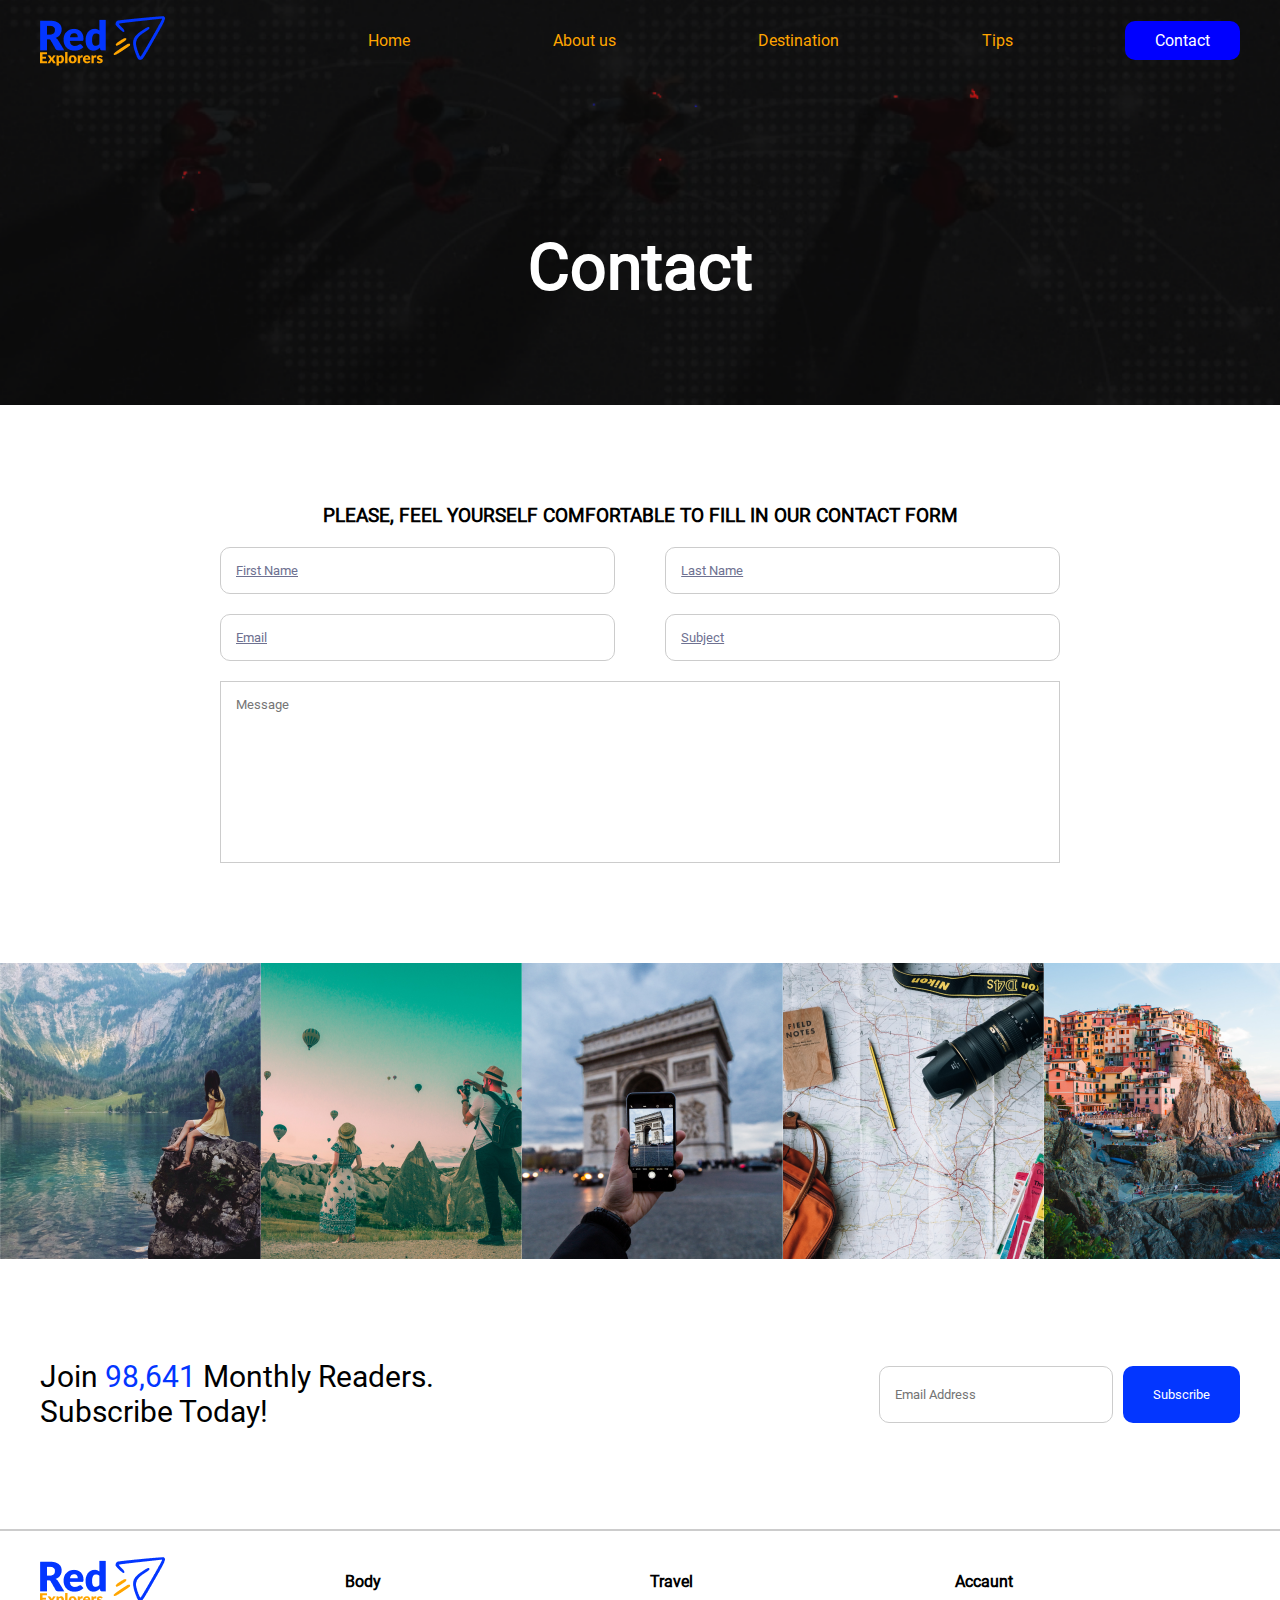
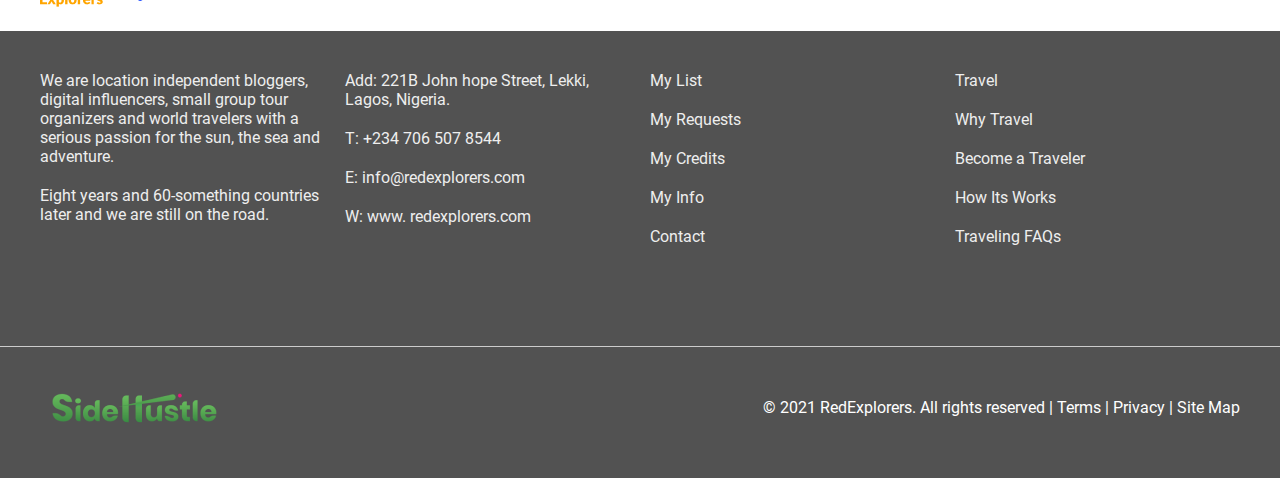
<file: contact.html>
<!DOCTYPE html>
<html lang="en">
<head>
    <meta charset="UTF-8">
    <meta name="viewport" content="width=device-width, initial-scale=1.0">
    <title>Travelling Blog</title>
    <!-- style.css -->
    <link rel="stylesheet" href="./assets/css/style.css">
    <!-- about.css -->
    <link rel="stylesheet" href="./assets/css/about.css">
      <!-- contact.css -->
      <link rel="stylesheet" href="./assets/css/contact.css">
    <!-- font-awesome -->
    <link rel="stylesheet" href="https://cdnjs.cloudflare.com/ajax/libs/font-awesome/6.4.2/css/all.min.css"
        integrity="sha512-z3gLpd7yknf1YoNbCzqRKc4qyor8gaKU1qmn+CShxbuBusANI9QpRohGBreCFkKxLhei6S9CQXFEbbKuqLg0DA=="
        crossorigin="anonymous" referrerpolicy="no-referrer" />
    
</head>
<body>
    <header>
        <div class="container">
            <div class="header-content">
                <div class="header-navigation">
                    <div class="header-logo">
                        <a href="./index.html">
                            <img src="./assets/img/Logo.png" alt="logo">
                        </a>
                    </div>
                    <nav class="header-menu">
                        <ul>
                            <li><a href="./index.html" >Home</a></li>
                            <li><a href="./aboutUs.html" >About us</a></li>
                            <li><a href="./destination.html">Destination</a></li>
                            <li><a href="./tips.html">Tips</a></li>
                            <li><a href="./contact.html" class="active">Contact</a></li>
                        </ul>
                    </nav>
                </div>
                <div class="welcome-word">
                   Contact
                </div>
            </div>
        </div>

    </header>
  <div class="container">
<div class="contact-form">
    <form >
        <h3>PLEASE, FEEL YOURSELF COMFORTABLE TO FILL IN OUR CONTACT FORM</h3>
        <div class="input-item">
            <input type="text" placeholder="First Name">
            <input type="text" placeholder="Last Name">
        </div>
        <div class="input-item">
            <input type="email" placeholder="Email">
            <input type="text" placeholder="Subject">
        </div>
        <textarea placeholder="Message" rows="10"></textarea>
    </form>
</div>
   
  </div>
  <div class="slider-container">
    <div class="slider">
        <img  src="./assets/img/3VTZloIMFP0.png" alt="img">
        <img  src="./assets/img/miKmVyq3qhE.png" alt="img">
        <img  src="./assets/img/O0zLR_lVt8I.png" alt="img">
        <img  src="./assets/img/qyAka7W5uMY.png" alt="img">
        <img  src="./assets/img/rknrvCrfS1k.png" alt="img">
        <img  src="./assets/img/O0zLR_lVt8I.png" alt="img">
        <img  src="./assets/img/miKmVyq3qhE.png" alt="img">
        <img  src="./assets/img/O0zLR_lVt8I.png" alt="img">
        <img  src="./assets/img/qyAka7W5uMY.png" alt="img">
        <img  src="./assets/img/rknrvCrfS1k.png" alt="img">
        <img  src="./assets/img/rknrvCrfS1k.png" alt="img">
        <img  src="./assets/img/O0zLR_lVt8I.png" alt="img">
        <img  src="./assets/img/miKmVyq3qhE.png" alt="img">
        <img  src="./assets/img/O0zLR_lVt8I.png" alt="img">
        <img  src="./assets/img/qyAka7W5uMY.png" alt="img">
        <img  src="./assets/img/rknrvCrfS1k.png" alt="img">
    </div>
</div>
    <div class="container">
        <div class="input-subcribe">
            <p class="subcribe-text">
                Join <span>98,641</span> Monthly Readers. Subscribe Today!
            </p>
            <form class="input-group">
                <input type="email" name="email" placeholder="Email Address">
                <button>Subscribe</button>
            </form>
        </div>
    </div>
    <footer id="footer">


        <div class="top-footer">
            <div class="container">
                <div class="top-footer-content">
                    <a href="./index.html"><img src="./assets/img/Logo.png" alt="logo"></a>
                    <a href="#" class="footer-item-body">Body</a>
                    <a href="#" class="footer-item-travel">Travel</a>
                    <a href="#" class="footer-item-account">Accaunt</a>
                </div>
            </div>


        </div>
        <div class="main-footer">
            <div class="container">
                <div class="main-footer-content">
                    <div class="footer-item">
                        <p>We are location independent bloggers, digital influencers, small group tour organizers and
                            world travelers with a serious passion for the sun, the sea and adventure. </p>
                        <p>Eight years and 60-something countries later and we are still on the road.</p>

                    </div>
                    <div class="footer-item footer-item-body">
                        <p>Add: 221B John hope 
                            Street, Lekki, Lagos,
                            Nigeria.</p>
                            <a href="tel:+2347065078544">T: +234 706 507 8544</a>
                            <a href="mailto:info@redexplorers.com">E: info@redexplorers.com</a>
                            <a href="mailto:www.redexplorers.com">W: www. redexplorers.com</a>
                    </div>
                    <div class="footer-item footer-item-travel">
                        <ul>
                            <li><a href="#">My List</a></li>
                            <li><a href="#">My Requests</a></li>
                            <li><a href="#">My Credits</a></li>
                            <li><a href="#">My Info</a></li>
                            <li><a href="./contact.html">Contact</a></li>
                        </ul>
                    </div>
                    <div class="footer-item">
                        <ul>
                            <li><a href="#">Travel</a></li>
                            <li><a href="#">Why Travel</a></li>
                            <li><a href="#">Become a Traveler</a></li>
                            <li><a href="#">How Its Works</a></li>
                            <li><a href="#">Traveling FAQs</a></li>
                        </ul>
                    </div>
                </div>
            </div>
        </div>
        <div class="bottom-footer">
            <div class="container">
                <div class="bottom-footer-content">
                    <img src="./assets/img/footer-logo.png" alt="logo">
                    <div class="social-group">
                        <a href="https://www.facebook.com">
                            <i class="fa-brands fa-facebook"></i>
                        </a>
                        <a href="https://www.twitter.com">
                            <i class="fa-brands fa-twitter"></i>
                        </a>
                        <a href="https://www.google.com">
                            <i class="fa-brands fa-google-plus-g"></i>
                        </a>
                        <a href="https://www.linkedin.com">
                            <i class="fa-brands fa-linkedin"></i>
                        </a>
                    </div>
                    <p>© 2021 RedExplorers. All rights reserved   |   Terms   |   Privacy   |   Site Map</p>
                </div>
            </div>
        </div>


    </footer>
</body>
</html>
</file>
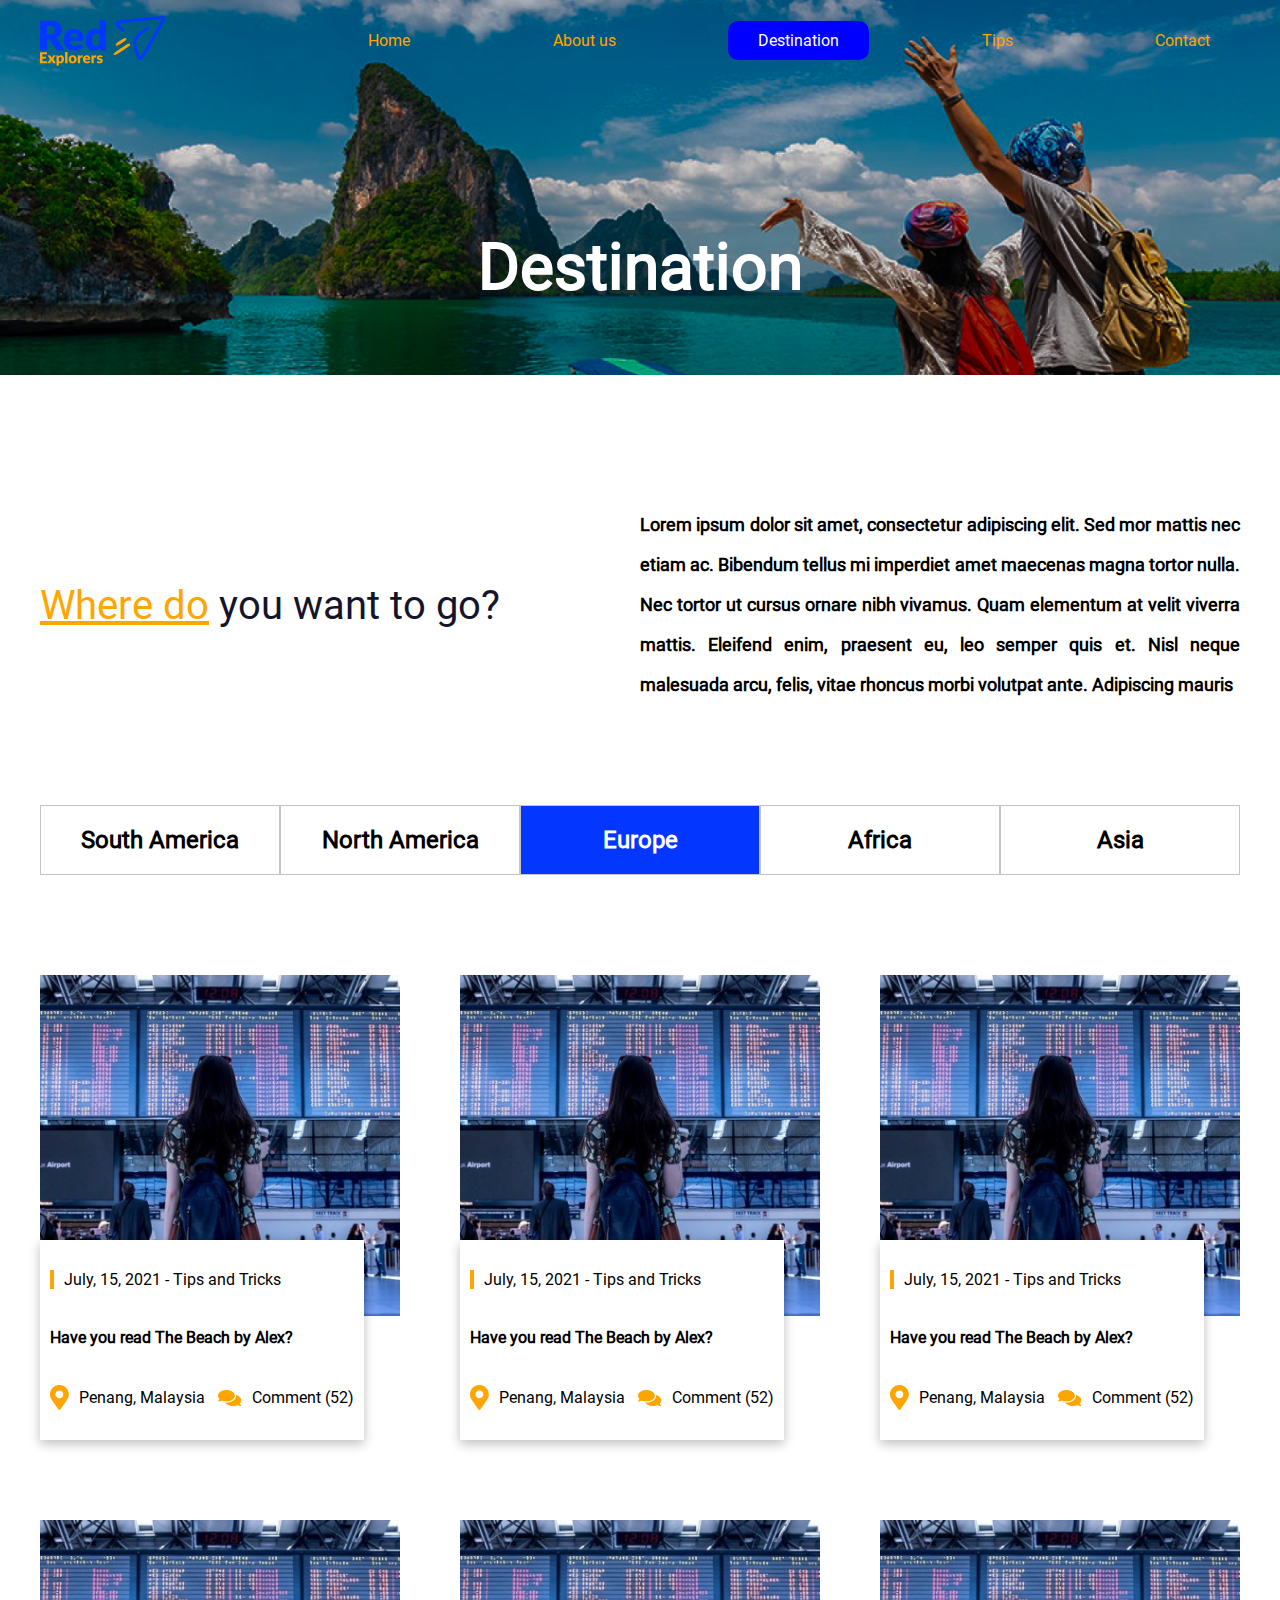
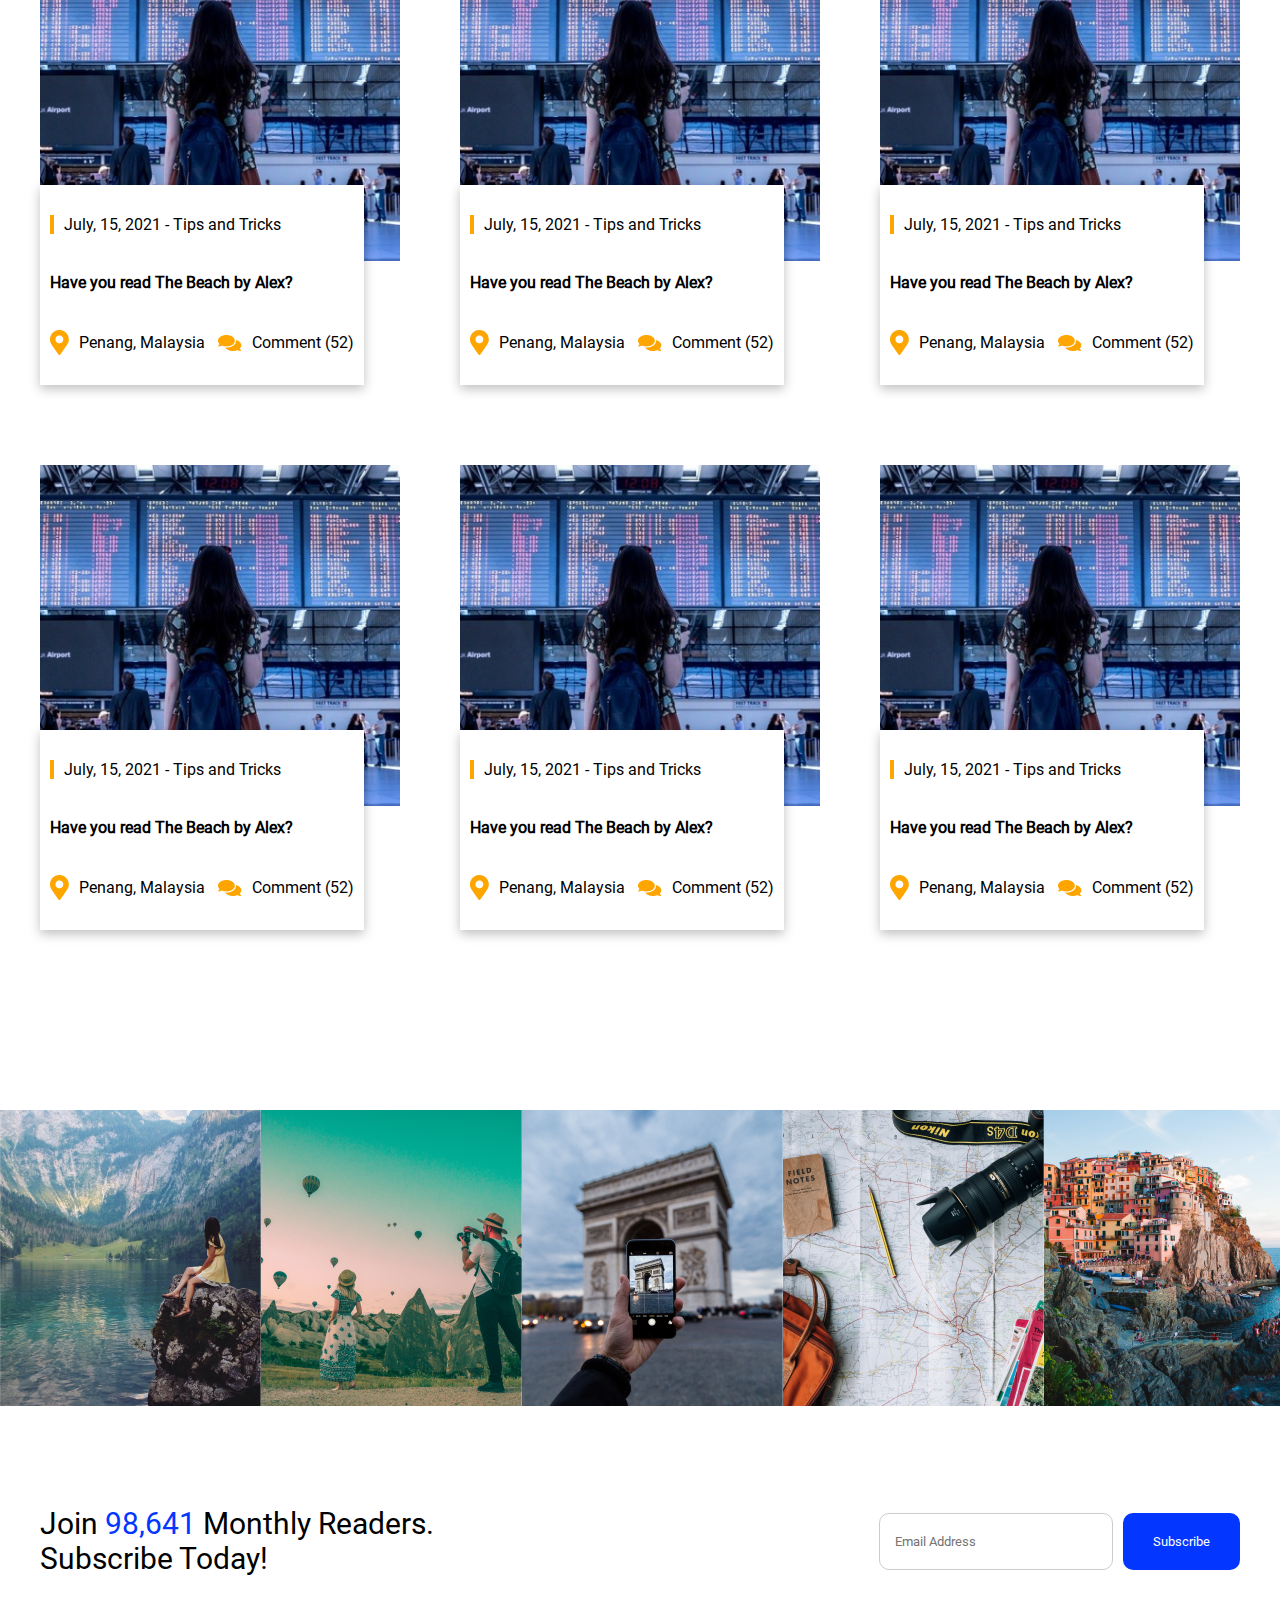
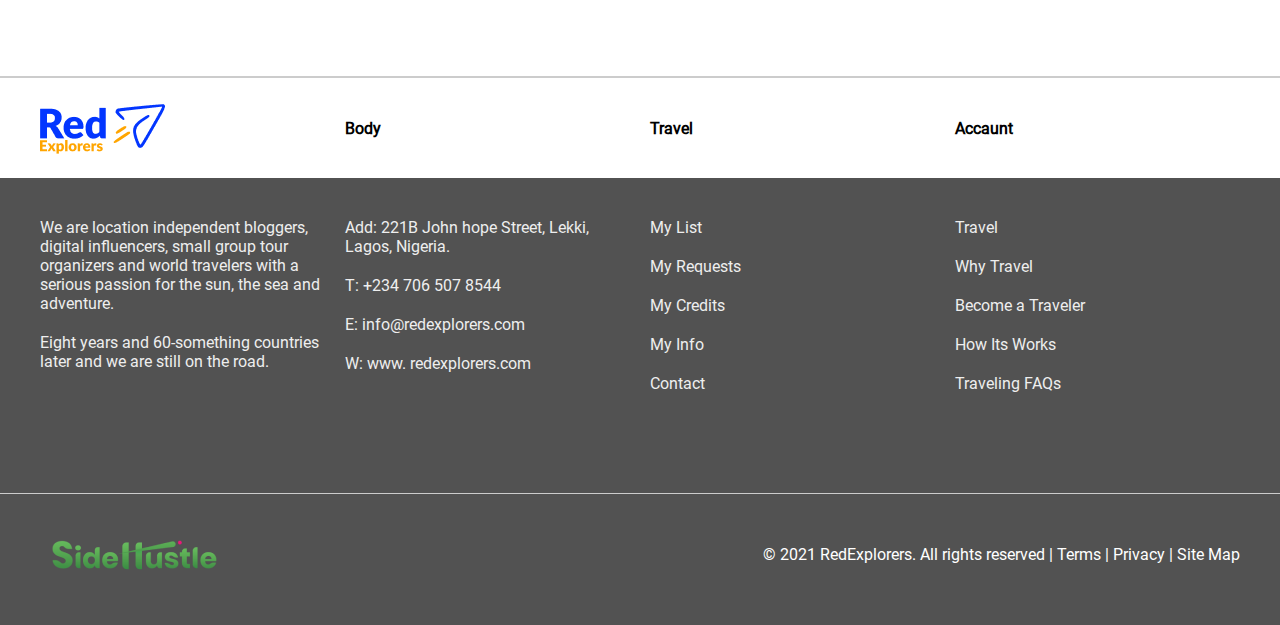
<file: destination.html>
<!DOCTYPE html>
<html lang="en">
<head>
    <meta charset="UTF-8">
    <meta name="viewport" content="width=device-width, initial-scale=1.0">
    <title>Travelling Blog</title>
    <!-- style.css -->
    <link rel="stylesheet" href="./assets/css/style.css">
    <!-- about.css -->
    <link rel="stylesheet" href="./assets/css/about.css">
    <!-- destination -->
    <link rel="stylesheet" href="./assets/css/destination.css">
    <!-- font-awesome -->
    <link rel="stylesheet" href="https://cdnjs.cloudflare.com/ajax/libs/font-awesome/6.4.2/css/all.min.css"
        integrity="sha512-z3gLpd7yknf1YoNbCzqRKc4qyor8gaKU1qmn+CShxbuBusANI9QpRohGBreCFkKxLhei6S9CQXFEbbKuqLg0DA=="
        crossorigin="anonymous" referrerpolicy="no-referrer" />
</head>
<body>
    <header>
        <div class="container">
            <div class="header-content">
                <div class="header-navigation">
                    <div class="header-logo">
                        <a href="./index.html">
                            <img src="./assets/img/Logo.png" alt="logo">
                        </a>
                    </div>
                    <nav class="header-menu">
                        <ul>
                            <li><a href="./index.html" >Home</a></li>
                            <li><a href="./aboutUs.html">About us</a></li>
                            <li><a href="./destination.html" class="active">Destination</a></li>
                            <li><a href="./tips.html">Tips</a></li>
                            <li><a href="./contact.html">Contact</a></li>
                        </ul>
                    </nav>
                </div>
                <div class="welcome-word">
                    Destination
                </div>
            </div>
        </div>

    </header>
    <div class="container">
        <div class="about-us">
            <p> <a href="#">Where do</a> <span>you want to go?</span> </p>
            <p>Lorem ipsum dolor sit amet, consectetur adipiscing elit. Sed mor mattis nec etiam ac. Bibendum tellus mi imperdiet amet maecenas magna tortor nulla. Nec tortor ut cursus ornare nibh vivamus. Quam elementum at velit viverra mattis.
                Eleifend enim, praesent eu, leo semper quis et. Nisl neque malesuada arcu, felis, vitae rhoncus morbi volutpat ante. Adipiscing mauris </p>
        </div>
        <div class="destination-menu">
            <ul>
                <li>South America</li>
                <li>North America</li>
                <li class="active-link">Europe</li>
                <li>Africa</li>
                <li>Asia</li>
            </ul>
            <div class="destination-cards">
                <div class="destination-card-item">
                    <div class="destination-card-img">
                        <img src="./assets/img/destination-card.png" alt="img">
                        <div class="destination-card-text">
                            <span class="blog-card-date">July, 15, 2021 - Tips and Tricks </span>
                            <h4>Have you read The Beach by Alex?</h4>
                            <div class="blog-card-links-group">
                                <span><img src="./assets/img/location1.png" alt="icon">Penang, Malaysia </span>
                                <span><img src="./assets/img/comment.png" alt="icon">Comment (52)</span>
                            </div>
                        </div>
                    </div>
                    
                </div>
                <div class="destination-card-item">
                    <div class="destination-card-img">
                        <img src="./assets/img/destination-card.png" alt="img">
                        <div class="destination-card-text">
                            <span class="blog-card-date">July, 15, 2021 - Tips and Tricks </span>
                            <h4>Have you read The Beach by Alex?</h4>
                            <div class="blog-card-links-group">
                                <span><img src="./assets/img/location1.png" alt="icon">Penang, Malaysia </span>
                                <span><img src="./assets/img/comment.png" alt="icon">Comment (52)</span>
                            </div>
                        </div>
                    </div>
                    
                </div>
                <div class="destination-card-item">
                    <div class="destination-card-img">
                        <img src="./assets/img/destination-card.png" alt="img">
                        <div class="destination-card-text">
                            <span class="blog-card-date">July, 15, 2021 - Tips and Tricks </span>
                            <h4>Have you read The Beach by Alex?</h4>
                            <div class="blog-card-links-group">
                                <span><img src="./assets/img/location1.png" alt="icon">Penang, Malaysia </span>
                                <span><img src="./assets/img/comment.png" alt="icon">Comment (52)</span>
                            </div>
                        </div>
                    </div>
                    
                </div>
                <div class="destination-card-item">
                    <div class="destination-card-img">
                        <img src="./assets/img/destination-card.png" alt="img">
                        <div class="destination-card-text">
                            <span class="blog-card-date">July, 15, 2021 - Tips and Tricks </span>
                            <h4>Have you read The Beach by Alex?</h4>
                            <div class="blog-card-links-group">
                                <span><img src="./assets/img/location1.png" alt="icon">Penang, Malaysia </span>
                                <span><img src="./assets/img/comment.png" alt="icon">Comment (52)</span>
                            </div>
                        </div>
                    </div>
                    
                </div>
                <div class="destination-card-item">
                    <div class="destination-card-img">
                        <img src="./assets/img/destination-card.png" alt="img">
                        <div class="destination-card-text">
                            <span class="blog-card-date">July, 15, 2021 - Tips and Tricks </span>
                            <h4>Have you read The Beach by Alex?</h4>
                            <div class="blog-card-links-group">
                                <span><img src="./assets/img/location1.png" alt="icon">Penang, Malaysia </span>
                                <span><img src="./assets/img/comment.png" alt="icon">Comment (52)</span>
                            </div>
                        </div>
                    </div>
                    
                </div>
                <div class="destination-card-item">
                    <div class="destination-card-img">
                        <img src="./assets/img/destination-card.png" alt="img">
                        <div class="destination-card-text">
                            <span class="blog-card-date">July, 15, 2021 - Tips and Tricks </span>
                            <h4>Have you read The Beach by Alex?</h4>
                            <div class="blog-card-links-group">
                                <span><img src="./assets/img/location1.png" alt="icon">Penang, Malaysia </span>
                                <span><img src="./assets/img/comment.png" alt="icon">Comment (52)</span>
                            </div>
                        </div>
                    </div>
                    
                </div>
                <div class="destination-card-item">
                    <div class="destination-card-img">
                        <img src="./assets/img/destination-card.png" alt="img">
                        <div class="destination-card-text">
                            <span class="blog-card-date">July, 15, 2021 - Tips and Tricks </span>
                            <h4>Have you read The Beach by Alex?</h4>
                            <div class="blog-card-links-group">
                                <span><img src="./assets/img/location1.png" alt="icon">Penang, Malaysia </span>
                                <span><img src="./assets/img/comment.png" alt="icon">Comment (52)</span>
                            </div>
                        </div>
                    </div>
                    
                </div>
                <div class="destination-card-item">
                    <div class="destination-card-img">
                        <img src="./assets/img/destination-card.png" alt="img">
                        <div class="destination-card-text">
                            <span class="blog-card-date">July, 15, 2021 - Tips and Tricks </span>
                            <h4>Have you read The Beach by Alex?</h4>
                            <div class="blog-card-links-group">
                                <span><img src="./assets/img/location1.png" alt="icon">Penang, Malaysia </span>
                                <span><img src="./assets/img/comment.png" alt="icon">Comment (52)</span>
                            </div>
                        </div>
                    </div>
                    
                </div>
                <div class="destination-card-item">
                    <div class="destination-card-img">
                        <img src="./assets/img/destination-card.png" alt="img">
                        <div class="destination-card-text">
                            <span class="blog-card-date">July, 15, 2021 - Tips and Tricks </span>
                            <h4>Have you read The Beach by Alex?</h4>
                            <div class="blog-card-links-group">
                                <span><img src="./assets/img/location1.png" alt="icon">Penang, Malaysia </span>
                                <span><img src="./assets/img/comment.png" alt="icon">Comment (52)</span>
                            </div>
                        </div>
                    </div>
                    
                </div>
                
            </div>
        </div>
    </div>
    <div class="slider-container">
        <div class="slider">
            <img  src="./assets/img/3VTZloIMFP0.png" alt="img">
            <img  src="./assets/img/miKmVyq3qhE.png" alt="img">
            <img  src="./assets/img/O0zLR_lVt8I.png" alt="img">
            <img  src="./assets/img/qyAka7W5uMY.png" alt="img">
            <img  src="./assets/img/rknrvCrfS1k.png" alt="img">
            <img  src="./assets/img/O0zLR_lVt8I.png" alt="img">
            <img  src="./assets/img/miKmVyq3qhE.png" alt="img">
            <img  src="./assets/img/O0zLR_lVt8I.png" alt="img">
            <img  src="./assets/img/qyAka7W5uMY.png" alt="img">
            <img  src="./assets/img/rknrvCrfS1k.png" alt="img">
            <img  src="./assets/img/rknrvCrfS1k.png" alt="img">
            <img  src="./assets/img/O0zLR_lVt8I.png" alt="img">
            <img  src="./assets/img/miKmVyq3qhE.png" alt="img">
            <img  src="./assets/img/O0zLR_lVt8I.png" alt="img">
            <img  src="./assets/img/qyAka7W5uMY.png" alt="img">
            <img  src="./assets/img/rknrvCrfS1k.png" alt="img">
        </div>
    </div>
    <div class="container">
        <div class="input-subcribe">
            <p class="subcribe-text">
                Join <span>98,641</span> Monthly Readers. Subscribe Today!
            </p>
            <form class="input-group">
                <input type="email" name="email" placeholder="Email Address">
                <button>Subscribe</button>
            </form>
        </div>
    </div>
    <footer id="footer">


        <div class="top-footer">
            <div class="container">
                <div class="top-footer-content">
                    <a href="./index.html"><img src="./assets/img/Logo.png" alt="logo"></a>
                    <a href="#" class="footer-item-body">Body</a>
                    <a href="#" class="footer-item-travel">Travel</a>
                    <a href="#" class="footer-item-account">Accaunt</a>
                </div>
            </div>


        </div>
        <div class="main-footer">
            <div class="container">
                <div class="main-footer-content">
                    <div class="footer-item">
                        <p>We are location independent bloggers, digital influencers, small group tour organizers and
                            world travelers with a serious passion for the sun, the sea and adventure. </p>
                        <p>Eight years and 60-something countries later and we are still on the road.</p>

                    </div>
                    <div class="footer-item footer-item-body">
                        <p>Add: 221B John hope 
                            Street, Lekki, Lagos,
                            Nigeria.</p>
                            <a href="tel:+2347065078544">T: +234 706 507 8544</a>
                            <a href="mailto:info@redexplorers.com">E: info@redexplorers.com</a>
                            <a href="mailto:www.redexplorers.com">W: www. redexplorers.com</a>
                    </div>
                    <div class="footer-item footer-item-travel">
                        <ul>
                            <li><a href="#">My List</a></li>
                            <li><a href="#">My Requests</a></li>
                            <li><a href="#">My Credits</a></li>
                            <li><a href="#">My Info</a></li>
                            <li><a href="./contact.html">Contact</a></li>
                        </ul>
                    </div>
                    <div class="footer-item">
                        <ul>
                            <li><a href="#">Travel</a></li>
                            <li><a href="#">Why Travel</a></li>
                            <li><a href="#">Become a Traveler</a></li>
                            <li><a href="#">How Its Works</a></li>
                            <li><a href="#">Traveling FAQs</a></li>
                        </ul>
                    </div>
                </div>
            </div>
        </div>
        <div class="bottom-footer">
            <div class="container">
                <div class="bottom-footer-content">
                    <img src="./assets/img/footer-logo.png" alt="logo">
                    <div class="social-group">
                        <a href="https://www.facebook.com">
                            <i class="fa-brands fa-facebook"></i>
                        </a>
                        <a href="https://www.twitter.com">
                            <i class="fa-brands fa-twitter"></i>
                        </a>
                        <a href="https://www.google.com">
                            <i class="fa-brands fa-google-plus-g"></i>
                        </a>
                        <a href="https://www.linkedin.com">
                            <i class="fa-brands fa-linkedin"></i>
                        </a>
                    </div>
                    <p>© 2021 RedExplorers. All rights reserved   |   Terms   |   Privacy   |   Site Map</p>
                </div>
            </div>
        </div>


    </footer>
</body>
</html>
</file>
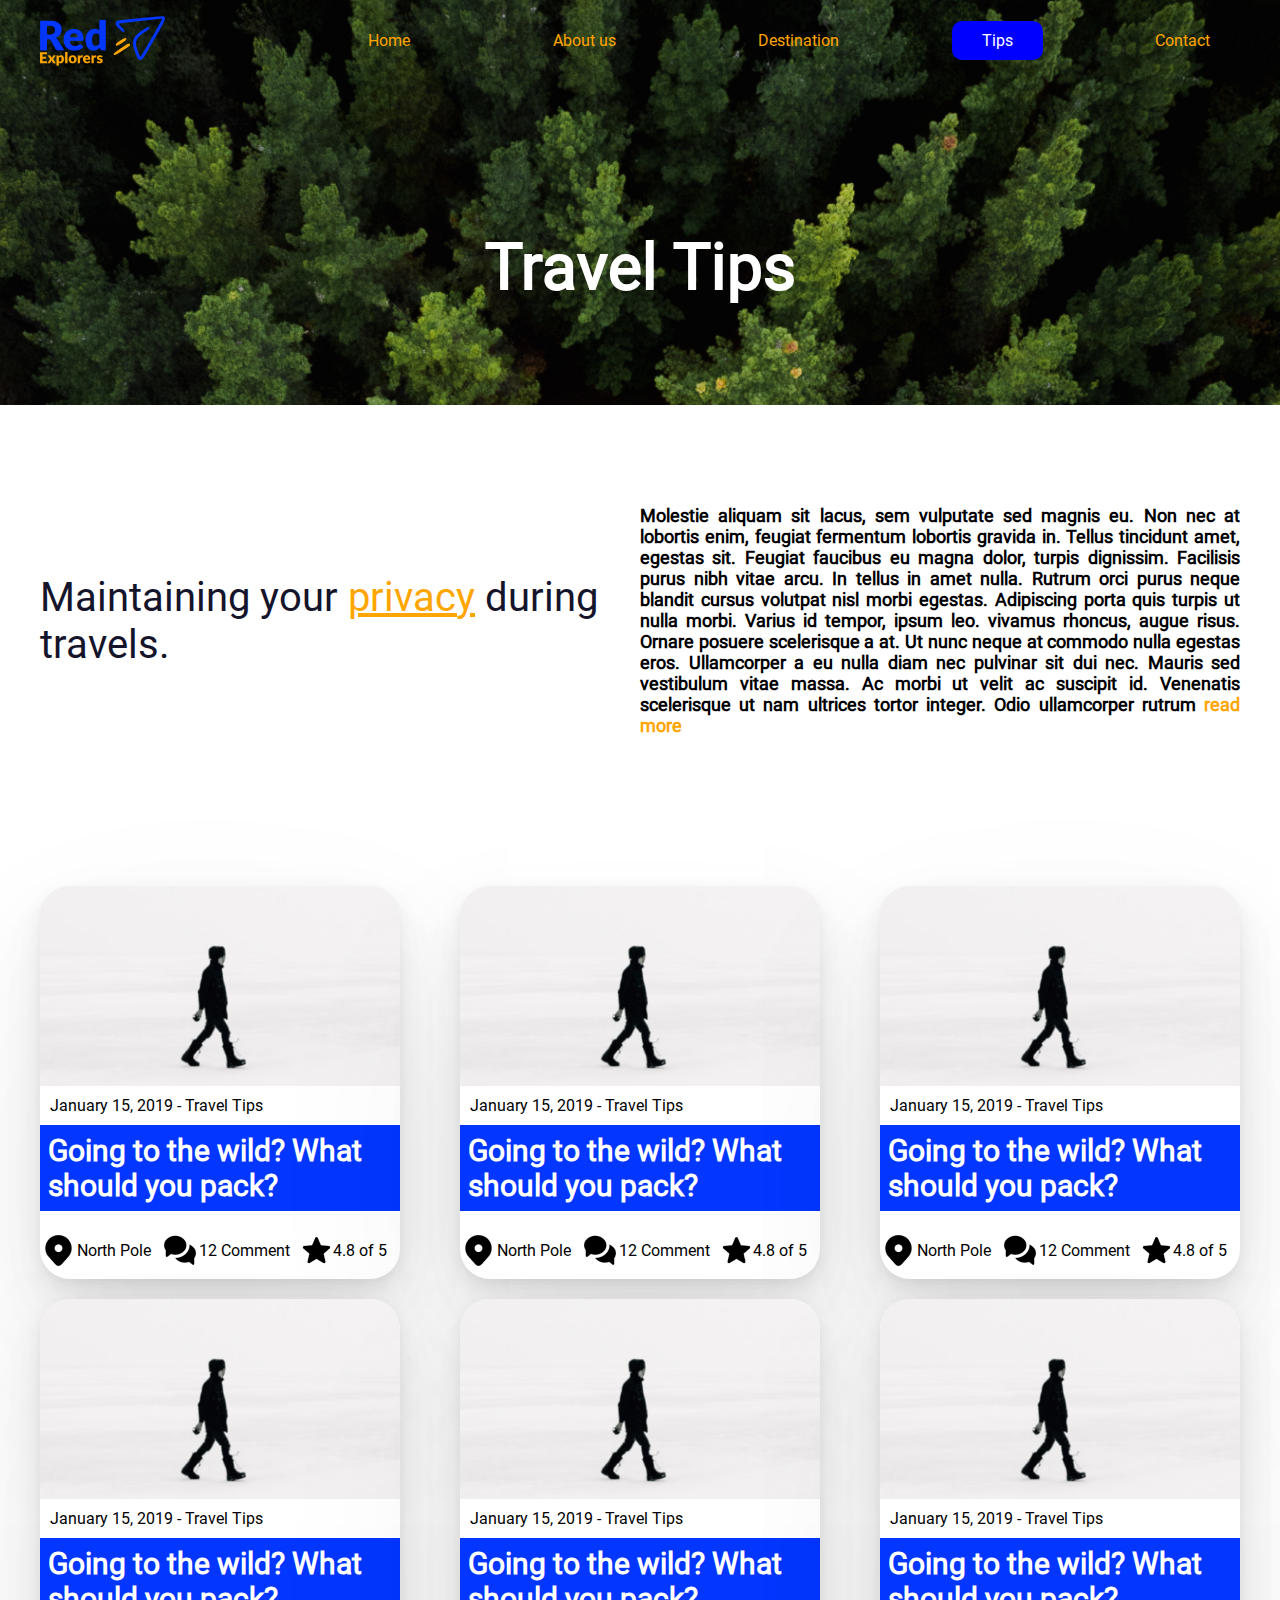
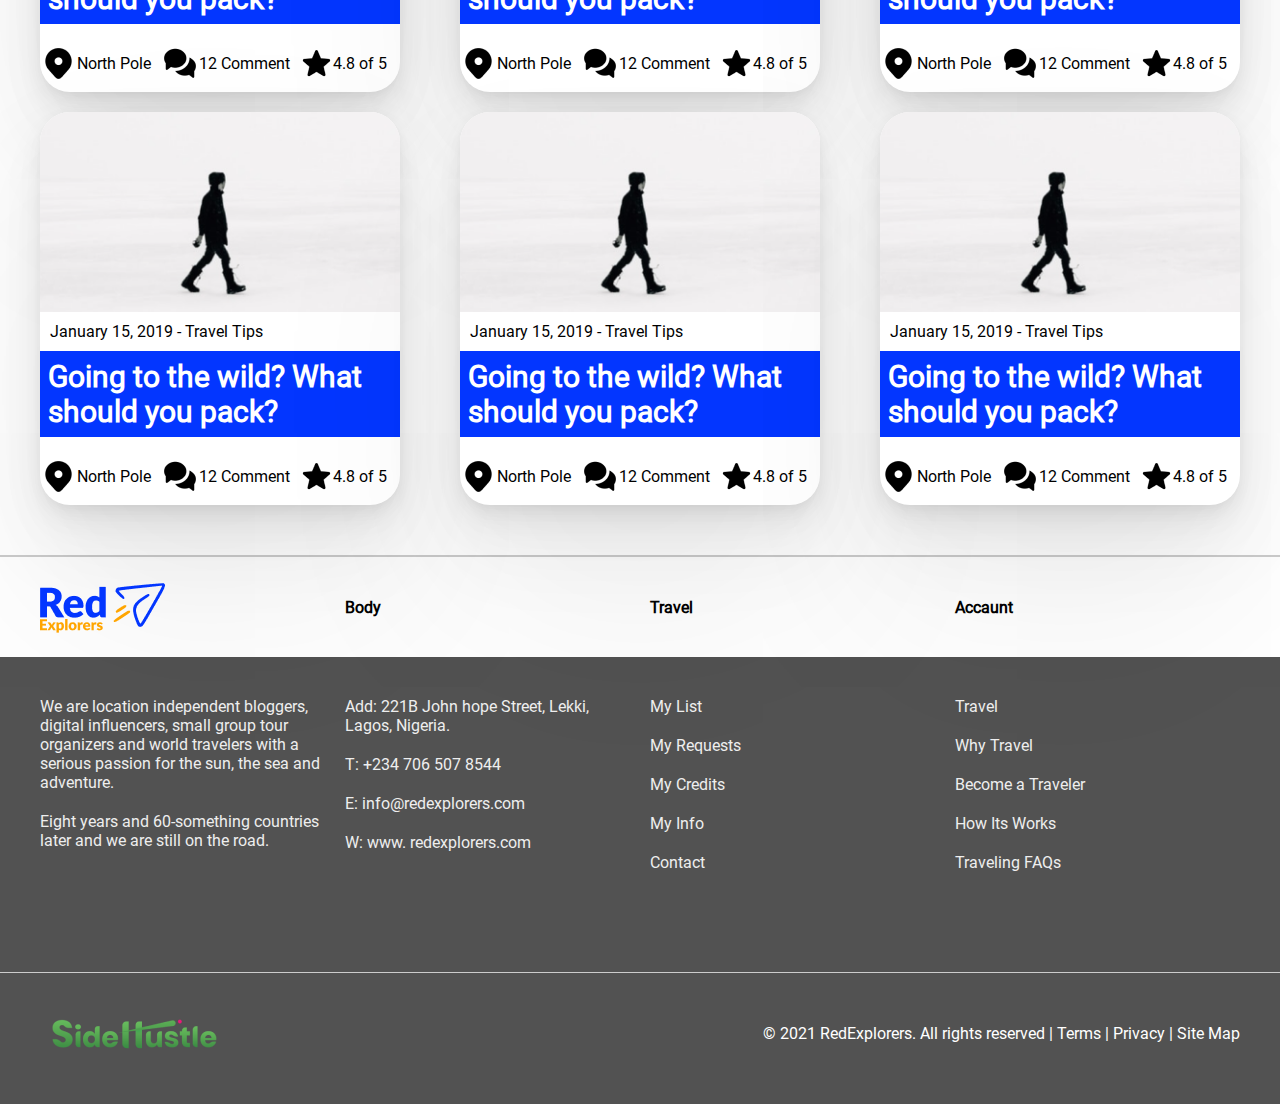
<file: tips.html>
<!DOCTYPE html>
<html lang="en">
<head>
    <meta charset="UTF-8">
    <meta name="viewport" content="width=device-width, initial-scale=1.0">
    <title>Travelling Blog</title>
    <!-- style.css -->
    <link rel="stylesheet" href="./assets/css/style.css">
    <!-- about.css -->
    <link rel="stylesheet" href="./assets/css/about.css">
    <!-- tips.css -->
    <link rel="stylesheet" href="./assets/css/tips.css">
    <!-- font-awesome -->
    <link rel="stylesheet" href="https://cdnjs.cloudflare.com/ajax/libs/font-awesome/6.4.2/css/all.min.css"
        integrity="sha512-z3gLpd7yknf1YoNbCzqRKc4qyor8gaKU1qmn+CShxbuBusANI9QpRohGBreCFkKxLhei6S9CQXFEbbKuqLg0DA=="
        crossorigin="anonymous" referrerpolicy="no-referrer" />
    
</head>
<body>
    <header>
        <div class="container">
            <div class="header-content">
                <div class="header-navigation">
                    <div class="header-logo">
                        <a href="./index.html">
                            <img src="./assets/img/Logo.png" alt="logo">
                        </a>
                    </div>
                    <nav class="header-menu">
                        <ul>
                            <li><a href="./index.html" >Home</a></li>
                            <li><a href="./aboutUs.html" >About us</a></li>
                            <li><a href="./destination.html">Destination</a></li>
                            <li><a href="./tips.html" class="active">Tips</a></li>
                            <li><a href="./contact.html">Contact</a></li>
                        </ul>
                    </nav>
                </div>
                <div class="welcome-word">
                    Travel Tips
                </div>
            </div>
        </div>

    </header>
    <div class="container">
        <div class="about-us">
            <p> <span>Maintaining your</span>
                 <a href="#">privacy</a> <span>during travels.</span> </p>
            <p style="line-height: normal;">Molestie aliquam sit lacus, sem vulputate sed magnis eu. Non nec at lobortis enim, feugiat fermentum lobortis gravida in. Tellus tincidunt amet, egestas sit. Feugiat faucibus eu magna dolor, turpis dignissim. Facilisis purus nibh vitae arcu. In tellus in amet nulla. Rutrum orci purus neque blandit cursus volutpat nisl morbi egestas. Adipiscing porta quis turpis ut nulla morbi. Varius id tempor, ipsum leo.
                vivamus rhoncus, augue risus. Ornare posuere scelerisque a at. Ut nunc neque at commodo nulla egestas eros. Ullamcorper a eu nulla diam nec pulvinar sit dui nec. Mauris sed vestibulum vitae massa. Ac morbi ut velit ac suscipit id. Venenatis scelerisque ut nam ultrices tortor integer. Odio ullamcorper rutrum <a href="#" style="color: orange;text-decoration: none;" >read more</a>  </p>
        </div>
      <div class="tips-cards">
        <div class="tips-card-item">
            <img src="./assets/img/tips-card.png" alt="img">
            <span>January 15, 2019 - Travel Tips</span>
            <h3>Going to the wild?
                What should you pack?</h3>
                <div class="tips-icons">
                    <span><img src="./assets/icons/Marker.png" alt="icon">North Pole</span>
                    <span><img src="./assets/icons/Communication.png" alt="icon">12 Comment</span>
                    <span><img src="./assets/icons/Star.png" alt="icon">4.8 of 5</span>

                </div>
        </div>
        <div class="tips-card-item">
            <img src="./assets/img/tips-card.png" alt="img">
            <span>January 15, 2019 - Travel Tips</span>
            <h3>Going to the wild?
                What should you pack?</h3>
                <div class="tips-icons">
                    <span><img src="./assets/icons/Marker.png" alt="icon">North Pole</span>
                    <span><img src="./assets/icons/Communication.png" alt="icon">12 Comment</span>
                    <span><img src="./assets/icons/Star.png" alt="icon">4.8 of 5</span>

                </div>
        </div>
        <div class="tips-card-item">
            <img src="./assets/img/tips-card.png" alt="img">
            <span>January 15, 2019 - Travel Tips</span>
            <h3>Going to the wild?
                What should you pack?</h3>
                <div class="tips-icons">
                    <span><img src="./assets/icons/Marker.png" alt="icon">North Pole</span>
                    <span><img src="./assets/icons/Communication.png" alt="icon">12 Comment</span>
                    <span><img src="./assets/icons/Star.png" alt="icon">4.8 of 5</span>

                </div>
        </div>
        <div class="tips-card-item">
            <img src="./assets/img/tips-card.png" alt="img">
            <span>January 15, 2019 - Travel Tips</span>
            <h3>Going to the wild?
                What should you pack?</h3>
                <div class="tips-icons">
                    <span><img src="./assets/icons/Marker.png" alt="icon">North Pole</span>
                    <span><img src="./assets/icons/Communication.png" alt="icon">12 Comment</span>
                    <span><img src="./assets/icons/Star.png" alt="icon">4.8 of 5</span>

                </div>
        </div>
        <div class="tips-card-item">
            <img src="./assets/img/tips-card.png" alt="img">
            <span>January 15, 2019 - Travel Tips</span>
            <h3>Going to the wild?
                What should you pack?</h3>
                <div class="tips-icons">
                    <span><img src="./assets/icons/Marker.png" alt="icon">North Pole</span>
                    <span><img src="./assets/icons/Communication.png" alt="icon">12 Comment</span>
                    <span><img src="./assets/icons/Star.png" alt="icon">4.8 of 5</span>

                </div>
        </div>
        <div class="tips-card-item">
            <img src="./assets/img/tips-card.png" alt="img">
            <span>January 15, 2019 - Travel Tips</span>
            <h3>Going to the wild?
                What should you pack?</h3>
                <div class="tips-icons">
                    <span><img src="./assets/icons/Marker.png" alt="icon">North Pole</span>
                    <span><img src="./assets/icons/Communication.png" alt="icon">12 Comment</span>
                    <span><img src="./assets/icons/Star.png" alt="icon">4.8 of 5</span>

                </div>
        </div>
        <div class="tips-card-item">
            <img src="./assets/img/tips-card.png" alt="img">
            <span>January 15, 2019 - Travel Tips</span>
            <h3>Going to the wild?
                What should you pack?</h3>
                <div class="tips-icons">
                    <span><img src="./assets/icons/Marker.png" alt="icon">North Pole</span>
                    <span><img src="./assets/icons/Communication.png" alt="icon">12 Comment</span>
                    <span><img src="./assets/icons/Star.png" alt="icon">4.8 of 5</span>

                </div>
        </div>
        <div class="tips-card-item">
            <img src="./assets/img/tips-card.png" alt="img">
            <span>January 15, 2019 - Travel Tips</span>
            <h3>Going to the wild?
                What should you pack?</h3>
                <div class="tips-icons">
                    <span><img src="./assets/icons/Marker.png" alt="icon">North Pole</span>
                    <span><img src="./assets/icons/Communication.png" alt="icon">12 Comment</span>
                    <span><img src="./assets/icons/Star.png" alt="icon">4.8 of 5</span>

                </div>
        </div>
        <div class="tips-card-item">
            <img src="./assets/img/tips-card.png" alt="img">
            <span>January 15, 2019 - Travel Tips</span>
            <h3>Going to the wild?
                What should you pack?</h3>
                <div class="tips-icons">
                    <span><img src="./assets/icons/Marker.png" alt="icon">North Pole</span>
                    <span><img src="./assets/icons/Communication.png" alt="icon">12 Comment</span>
                    <span><img src="./assets/icons/Star.png" alt="icon">4.8 of 5</span>

                </div>
        </div>
      </div>
        
    </div>
   
    <footer id="footer">


        <div class="top-footer">
            <div class="container">
                <div class="top-footer-content">
                    <a href="./index.html"><img src="./assets/img/Logo.png" alt="logo"></a>
                    <a href="#" class="footer-item-body">Body</a>
                    <a href="#" class="footer-item-travel">Travel</a>
                    <a href="#" class="footer-item-account">Accaunt</a>
                </div>
            </div>


        </div>
        <div class="main-footer">
            <div class="container">
                <div class="main-footer-content">
                    <div class="footer-item">
                        <p>We are location independent bloggers, digital influencers, small group tour organizers and
                            world travelers with a serious passion for the sun, the sea and adventure. </p>
                        <p>Eight years and 60-something countries later and we are still on the road.</p>

                    </div>
                    <div class="footer-item footer-item-body">
                        <p>Add: 221B John hope 
                            Street, Lekki, Lagos,
                            Nigeria.</p>
                            <a href="tel:+2347065078544">T: +234 706 507 8544</a>
                            <a href="mailto:info@redexplorers.com">E: info@redexplorers.com</a>
                            <a href="mailto:www.redexplorers.com">W: www. redexplorers.com</a>
                    </div>
                    <div class="footer-item footer-item-travel">
                        <ul>
                            <li><a href="#">My List</a></li>
                            <li><a href="#">My Requests</a></li>
                            <li><a href="#">My Credits</a></li>
                            <li><a href="#">My Info</a></li>
                            <li><a href="./contact.html">Contact</a></li>
                        </ul>
                    </div>
                    <div class="footer-item">
                        <ul>
                            <li><a href="#">Travel</a></li>
                            <li><a href="#">Why Travel</a></li>
                            <li><a href="#">Become a Traveler</a></li>
                            <li><a href="#">How Its Works</a></li>
                            <li><a href="#">Traveling FAQs</a></li>
                        </ul>
                    </div>
                </div>
            </div>
        </div>
        <div class="bottom-footer">
            <div class="container">
                <div class="bottom-footer-content">
                    <img src="./assets/img/footer-logo.png" alt="logo">
                    <div class="social-group">
                        <a href="https://www.facebook.com">
                            <i class="fa-brands fa-facebook"></i>
                        </a>
                        <a href="https://www.twitter.com">
                            <i class="fa-brands fa-twitter"></i>
                        </a>
                        <a href="https://www.google.com">
                            <i class="fa-brands fa-google-plus-g"></i>
                        </a>
                        <a href="https://www.linkedin.com">
                            <i class="fa-brands fa-linkedin"></i>
                        </a>
                    </div>
                    <p>© 2021 RedExplorers. All rights reserved   |   Terms   |   Privacy   |   Site Map</p>
                </div>
            </div>
        </div>


    </footer>
</body>
</html>
</file>
<file: assets/css/style.css>
* {
    margin: 0;
    padding: 0;
    box-sizing: border-box;
    text-decoration: none;
    list-style-type: none;
    font-family: Roboto-regular,sans-serif;
}
@font-face {
    font-family: Roboto-regular;
    src: url(../fonts/Roboto-Regular.ttf);
}

.container {
    max-width: 1200px;
    width: 100%;
    margin: 0 auto;

}



.mobile-menu-icon{
    display: none;
}
.header-content{
   
    display: flex;
    flex-direction: column;
   align-items: center;
   gap: 50px;
}
header {
    
    background: url("../img/bg-img.png") top no-repeat;
    background-size: cover;
    position: relative;
}
.header-navigation {
    display: flex;
    align-items: center;
    padding: 10px 0;
    width: 100%;

}

.header-logo {
    display: flex;
    flex-grow: 1;
}

.header-logo>img {
    width: 100%;
}

.header-menu>ul {
    display: flex;
    align-items: center;
    width: 100%;
    justify-content: space-between;
}

.header-menu>ul>li>a {
    color: #FFA500;
    padding: 10px 30px;
}
.header-menu>ul>li>a:not(.active):hover{
    border-radius: 10px;
   border-bottom: 2px solid #FFA500;
   background-color: rgba(20, 15, 15, 0.192);
    
}
.header-menu>ul>li>.active {
    color: white;
    background-color: blue;
    border-radius: 10px;
}
.header-menu {
    display: flex;
    flex-grow: 2;
}
.welcome-text{
    display: flex;
    flex-direction: column;
    justify-content: center;
    align-items: center;
    gap: 20px;
}
.welcome-text h2{
    font-size: 30px;
    color: white;
}
.welcome-text h2>span{
color: #FFA500;
}
.welcome-text h1{
    font-size: 64px;
    width: 18ch;
    text-align: center;
    color: white;
}
.read-more-btn{
    padding: 15px 30px;
    background-color: blue;
    color: white;
    border-radius: 10px;
}
.read-more-btn:hover{
    background-color: rgb(15, 15, 172);
}
.welcome-text p{
    font-size: 24px;
    color: white;
}
.fixed-location-icon{
    position: absolute;
    right: 70px;
    bottom: 20px;
}
.bottom-arrow-btn{
    cursor: pointer;
}
main{
    
    display: flex;
    justify-content: space-between;
}
.left-section{
    width: 30%;
    
}
.right-section{
    width: 65%;
}
.right-section,
.left-section
{
    height: auto;
    display: flex;
    flex-direction: column;
    align-items: center;
    gap: 20px;
    padding: 20px;
}
.about-me-card,
.category-card,
.details-card{
width: 100%;
background-color: white;
padding: 10px;
display: flex;
flex-direction: column;
align-items: center;
gap: 15px;
border: 1px solid #ccc;
border-radius: 10px;

}
.about-me-card h3,
.category-card h3,
.details-card h3{
 text-align: center;   
}
.about-me-card-img{
    width: 100%;
    
}
.about-me-card-img img{
width: 100%;
height: 100%;
object-fit: contain;
}
.category-item{
    display: flex;
    justify-content: space-between;
    align-items: center;
    width: 100%;
}
.popular-post,
 .recent-post,
 .product-post,
 .touch-post{
width: 100%;
background-color: white;
padding: 20px;
color: black;
display: flex;
align-items: center;
justify-content: center;
border: 1px solid #ccc;
font-size: 20px;
font-weight: 700;
}
.popular-post:hover,
 .recent-post:hover,
.product-post:hover,
.touch-post:hover
{
    background-color: rgba(182, 178, 178, 0.301);
}
.tips-carousel{
    width: 100%;
    position: relative;
}
.tips-carousel img{
    width: 100%;
 object-fit: contain;
}
.tips-carousel .date,.tips-carousel .title{
    
    display: inline-block;
    position: absolute;
    left: 20px;
    color: white;
}
.tips-carousel .title{
    width: 18ch;
    top: 65px;
    font-size: 25px;
}
.tips-carousel .date{
    width: 100%;
    top: 15px;
}
.tips-carousel i{
    position: absolute;
    bottom: 30px;
    color: blue;
    padding: 8px;
    background-color: white;
    cursor: pointer;
}
.fa-angle-left{
  
    left: 20px;

}
.fa-angle-right{
   
    left: 60px;
}
.tips-blog{
    width: 100%;
    display: flex;
    flex-direction: column;
    gap: 20px;
}
.tips-blog-item{
    display: flex;
    align-items: center;
    gap: 10px;
}
.description{
    height: 100%;
    display: flex;
    flex-direction: column;
    align-items: flex-start;
}
.description .date{
    font-weight: 500;
    font-size: 18px;
}
.description .title{
    font-weight: 600;
    font-size: 18px;
}
.description .prize{
    color: #0336FF;
    font-size: 24px;
}
.description .product-name{
    font-size: 18px;
    font-weight: 600;
}
.details-card p{
    text-align: center;
    color: #0B0A0A;
}
.socials{
    display: flex;
    flex-wrap: wrap;
    gap: 10px;
}
.social-item{
    width: 48%;
    height: 60px;
     display: flex; 
    justify-content: center;
    align-items: center;
    color: white; 
    gap: 20px;
}
.fb-item{
    background-color: #4056AC;
}
.ytb-item{
    background-color: #FE2C3C;
}
.tw-item{
    background-color: #60B7FE;
}
.insta-item{
    background-color: #E14D93;
} 


/* start main right section */


.right-section-blog-card{
    width: 100%;
   
    display: flex;
    flex-direction: column;
    gap: 20px;

}
.right-section-blog-card >img{
    width: 100%;
    height: 400px;
    object-fit: cover;
}
span.blog-card-date{
    border-left: 4px solid #FFA500;
    padding-left: 10px;
}
.right-section-blog-card > h4{
    font-size: 30px;
    padding-left: 10px;
}
.right-section-blog-card > p{
    font-size: 24px;
    padding-left: 10px;
}
.blog-card-links-group{
    padding:10px;
    display: flex;
    justify-content: space-between;
    align-items: center;
}
.blog-card-links-group >span{
    display: flex;
    gap: 10px;
    align-items: center;
}
.right-section-little-blog-parents{
    display: flex;
    justify-content: space-between;
    align-items: center;
    width: 100%;
}
.right-section-little-blog{
    width: 48%;
    display: flex;
    flex-direction: column;
    gap: 20px;
}
.right-section-little-blog >img{
    width:100%;
}
.right-section-little-blog >h4{
    font-size: 30px;
    padding-left: 10px;
}
.place-order{
    background:url("../img/image\ 18.png") center no-repeat;
    background-size: cover;
    width:100%;
    height: 400px;
    padding: 30px;
    display: flex;
    flex-direction: column;
    justify-content: space-between;
    align-items: center;
}
.place-order h2{
    color: white;
    font-size: 40px;
}
.place-order h2 >span{
    color: #FFA500;
    text-decoration: underline;
}



/* start karusel */
.slider-container {
    overflow: hidden;
    width: 100%;
}

.slider {
    display: flex;
    animation: slideAnimation 15s linear infinite; 
}



@keyframes slideAnimation {
    0% {
        transform: translateX(0);
    }
   
    100% {
        transform: translateX(-100%);
    }
}

/* 
div.highway-slider {
	display:flex;
	justify-content:center;
	width:100%;
	height:350px;
}
div.highway-barrier {
    overflow:hidden;
    position:relative;
}
.highway-lane {
    display:flex;
    height:100%;}

    .highway-car {
        flex:1;
        display:flex;
        justify-content:center;
        align-items:center;
       
    }

    @keyframes translateinfinite {
        100% { transform:translateX(calc(-180px * 5));  }
    }
    #infinite div.highway-barrier::before,
    #infinite div.highway-barrier::after{
        
            content: " ";
            position:absolute;
            z-index:9;
            width:180px;
            height:100%;	
        
    }
    #infinite div.highway-barrier::before{
        top:0;left:0;
		
    }
    #infinite div.highway-barrier::after{
        top:0;right:0;
		
    }
    .highway-lane {
		width:calc(180px * 10);}
    .highway-car {
			width:180px;
			animation:translateinfinite 25s linear infinite;
			
		}


    section.slide-option img{
   
        width: 20%;
    
} */

.slider-btn{
    position: absolute;
    left: 45%;
    top: 45%;
    padding: 15px 20px;
    background-color: #0336FF;
    color: white;
    border-radius: 10px;
}
.slider-btn:hover{

    background-color: #0a31ce;
}
.input-subcribe{
    background-color: white;
    display: flex;
    align-items: center;
    justify-content: space-between;
}
.subcribe-text{
    padding: 100px 0;
    font-size: 30px;
    width: 25ch;
}
.subcribe-text >span{
    color: #0336FF;
}
form.input-group{
    display: flex;
    gap: 10px;
}
form.input-group > input{
    padding: 20px  40px 20px 15px;
    background-color: transparent;
    outline: none;
    border: 1px solid #ccc;
    border-radius: 10px;
}
form.input-group > button{
    padding: 20px 30px;
    background-color: transparent;
    outline: none;
    background-color: #0336FF;
    color: white;
    border: none;
    border-radius: 10px;
    cursor: pointer;
}
/* start footer */
.top-footer{
    border-top: 2px solid #ccc;
}
.top-footer-content{
    display: flex;
    align-items: center;
    padding: 20px 0;
   gap: 20px;
}

.top-footer-content >a{
    color:black;
    font-weight: 900;
   
    width: 25%;
   
}


.main-footer{
    background: rgba(0, 0, 0, 0.68);
    border-bottom: 1px solid #ccc;
}
.main-footer-content{
    display: flex;
    align-items: baseline;
    padding: 40px 0 100px 0;
    gap:20px;
}

.footer-item{
  
    display: flex;
    flex-direction: column;
    gap: 20px;
    color: #eee;
    width: 25%;
}

.footer-item>ul>li>a{
    color: #eee;
}

.footer-item>a{
    color: #eee;
}

.footer-item>ul{
    display: flex;
    flex-direction: column;
    gap: 20px;
}
.bottom-footer{
    background: rgba(0, 0, 0, 0.68);
}
.bottom-footer-content{
    display: flex;
    justify-content: space-between;
    align-items: center;
    padding: 40px 0 50px 0;

}
.social-group{
    display: flex;
    gap: 10px;
}
.social-group>a{
    color: white;
    font-size: 20px;
}
.bottom-footer-content>p{
    color: white;
}
</file>
<file: assets/css/mediaquery.css>
@media screen and  (max-width:480px) {
    .mobile-menu-icon {
        display: block;
        color: orange;
        font-size: 30px;
        cursor: pointer;
    }

    .header-menu {
        display: none;
    }

    .header-navigation {
        display: flex;
        justify-content: space-between;
        align-items: flex-start;
        padding: 10px;
    }

    .welcome-text h2 {
        text-align: center;
        font-size: 18px;
    }

    .welcome-text h1 {
        font-size: 30px;
        width: 18ch;
    }

    .read-more-btn {
        padding: 10px 20px;

    }

    .welcome-text p {
        font-size: 18px;
    }

    .fixed-location-icon {
        display: none;
    }

    main {
        flex-direction: column;
    }

    .left-section,
    .right-section {
        width: 100%;
    }

    .right-section-little-blog>h4 {
        font-size: 20px;
        padding-left: 5px;
    }

    .right-section-little-blog>.blog-card-links-group {
        padding: 0;
        flex-direction: column;
    }

    .blog-card-links-group>span {
        font-size: 16px;
        gap: 10px;

    }

    .right-section-blog-card>img {

        height: 200px;

    }

    .right-section-blog-card>h4 {
        font-size: 20px;
    }

    .right-section-blog-card>p {
        font-size: 18px;
    }

    .place-order {

        width: 100%;
        height: 200px;
        padding: 10px;


    }

    .place-order h2 {

        font-size: 20px;
    }

    
    
    .input-subcribe {
        padding-bottom: 50px;
      flex-direction: column;
       
    }
    .subcribe-text {
        padding: 50px 0;
        font-size: 20px;
       
    }
    form.input-group > input {
        padding: 5px 20px 5px 5px;
        
    }
    .header-logo{
        width: 80px;
        height: 80px;
        flex-grow: 0;
   
    }
    .header-logo img{

        width: 100%;
        object-fit: cover;
    }
    .top-footer-content {
       display: none;
    }
    .main-footer-content {
       flex-direction: column;
        align-items: baseline;
        padding: 40px 10px ;
        gap: 20px;
    }
    .bottom-footer-content{
        flex-direction: column;
        align-items: flex-start;
        justify-content: center;
        padding: 20px 10px;
        gap: 20px;
    }
    
    .footer-item{
        width: 100%;
    }
}
</file>
<file: assets/css/about.css>
header{
    background: url("../img/about-bg.png") top no-repeat;
    background-size: cover;
}

.welcome-word{
    padding: 100px 0;
    font-size: 64px;
    color: #FFF;
    font-weight: 800;
}
.about-us{
    width: 100%;
    padding: 100px 0;
    display: flex;
    align-items: center;
    justify-content: space-between;

}
.about-us>p:first-child{
color: #4E4B66;
width: 26ch;
font-size: 40px;
}
.about-us>p:last-child{
    font-weight: 700;
    font-size: 18px;
 text-align: justify;
 line-height: 40px;
    width: 50%;
    
    }
.about-us>p>span{
    color: #14142B;
}
.about-us>p>a{
    color: #FFA500;
    text-decoration: underline;
}

.about-information{
    padding: 100px 0;
}
.information-img {
    width: 100%;
    height: 500px;
}
.information-img >img{
    width: 100%;
    object-fit: cover;
}
.about-information >p{
    text-align: justify;
    font-size: 18px;
    font-weight: 700;
    line-height: 40px;
}
.text-content{
    padding: 50px 0;
    display: flex;
  justify-content: space-between;
}
.text-content-left{
    width: 50%;
    text-align: justify;
}
.text-content-right{
    width: 45%;
    text-align: justify;
}
.text-content h2,.text-content p{
    padding: 10px 0;
}
.text-content p{
    font-size: 18px;
}
.text-content h2{
    font-size: 30px;
    font-weight: 400;
}
.text-content h3{
    font-size: 24px;
    font-weight: 400;
}
.text-content li{
    padding: 5px 0;
}
.text-content li::before{
    content: ">";

}
.about-img{
    display: flex;
align-items: center;
justify-content: space-evenly;
padding: 50px 0;
background: #EDEDED;
mix-blend-mode: darken;
}
.about-cards{
    display: flex;
    align-items: center;
    justify-content: space-between;
    padding: 50px 0;
}
.about-card-item{
    padding: 50px;
    border-radius: 30px;
background: #FFF;
box-shadow: 0px 2.76726px 6.22633px 0px rgba(0, 0, 0, 0.02), 0px 6.6501px 14.96273px 0px rgba(0, 0, 0, 0.03), 0px 12.52155px 28.17349px 0px rgba(0, 0, 0, 0.04), 0px 22.33631px 50.25669px 0px rgba(0, 0, 0, 0.04), 0px 41.77761px 93.99962px 0px rgba(0, 0, 0, 0.05), 0px 100px 225px 0px rgba(0, 0, 0, 0.07);
    width: 25%;
    display: flex;
    gap: 20px;
    flex-direction: column;
}
</file>
<file: assets/css/contact.css>
header{
    background: url("../img/contact-bg.png") top no-repeat;
    background-size: cover;
}
.contact-form{
    display: flex;
    align-items: center;
    justify-content: center;
    padding: 100px 0;
}
.contact-form form{
display: flex;
flex-direction: column;
align-items: center;
gap: 20px;
    width: 70%;
  
}
.contact-form>form > .input-item{
    display: flex;
   justify-content: space-between;
    width: 100%;

}
.input-item>input{
    width: 47%;
    border-radius: 10px;
    padding: 15px;
    border: 1px solid #ccc;
    outline: none;
}
.input-item>input::placeholder{
    text-decoration-line: underline;
    color: #6E7191;
}
.contact-form>form>textarea{
    width: 100%;
    padding: 15px;
    border: 1px solid #ccc;
    resize: none;
}
</file>
<file: assets/css/destination.css>
header{
  
    background: url("../img/destination-bg.png") top no-repeat;
    background-size: contain;
}
.destination-menu ul{
    display: flex;
}
.destination-menu ul>li{
    width: 20%;
    border: 1px solid #C4C4C4;
    padding: 20px;
    display: flex;
    align-items: center;
    justify-content: center;
    font-size: 24px;
    font-weight: 700;
    cursor:pointer;
}
.active-link{
    color: white;
background: #0336FF;
}
.destination-cards{
    padding: 100px 0;
    display: flex;
    align-items: center;
    flex-wrap: wrap;
    justify-content: space-between;

}
.destination-card-item{

   
    width: 30%;
    
}
.destination-card-img{
    margin-bottom: 200px;
    width: 100%;
    position: relative;
}
.destination-card-text{
    box-shadow: 0px 4.19767px 10.49419px 0px rgba(0, 0, 0, 0.25);
    background-color: white;
    position: absolute;
     bottom: -120px;
    height: 200px;
    width: 90%;
    display: flex;
    flex-direction: column;
    justify-content: space-between;
    padding:30px 10px;
}
.destination-card-img >img{
    width: 100%;
}
.blog-card-links-group{
    padding:0;
}
</file>
<file: assets/css/tips.css>
header {
    background: url("../img/tips-bg.png") top no-repeat;
    background-size: cover;
}

.tips-cards {
    display: flex;
    flex-wrap: wrap;
    align-items: center;
    justify-content: space-between;
    padding: 50px 0;
    gap: 20px;
}

.tips-card-item {
    width: 30%;
    display: flex;
flex-direction: column;
gap: 10px;
    border-radius: 30px;
    background: #FFF;
    box-shadow: 0px 2.76726px 6.22633px 0px rgba(0, 0, 0, 0.02), 0px 6.6501px 14.96273px 0px rgba(0, 0, 0, 0.03), 0px 12.52155px 28.17349px 0px rgba(0, 0, 0, 0.04), 0px 22.33631px 50.25669px 0px rgba(0, 0, 0, 0.04), 0px 41.77761px 93.99962px 0px rgba(0, 0, 0, 0.05), 0px 100px 225px 0px rgba(0, 0, 0, 0.07);
}
.tips-card-item >img{
    width: 100%;
    height: 200px;
    object-fit: cover;
    border-radius: 30px 30px 0 0;
}
.tips-card-item >span{
    padding-left: 10px;
}
.tips-card-item >h3{
    background: #0336FF;
    color: white;
    padding: 8px;
    font-size: 30px;
}
.tips-icons, .tips-icons>span{
    display: flex;
    align-items: center;
    
}
.tips-icons{
    padding: 10px 0;
    gap: 10px;
}
</file>
